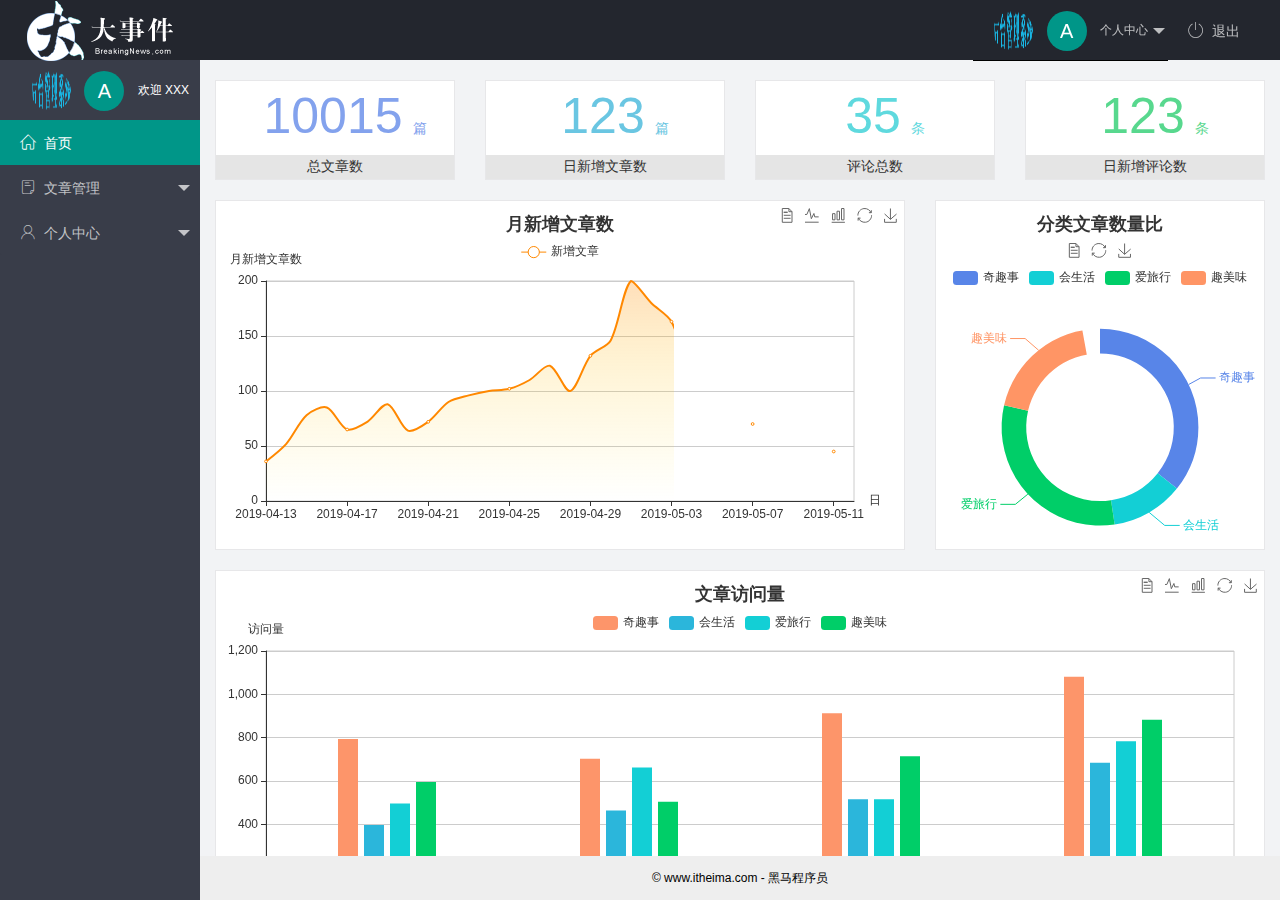
<file: index.html>
<!DOCTYPE html>
<html lang="en">

<head>
    <meta charset="UTF-8">
    <meta name="viewport" content="width=device-width, initial-scale=1.0">
    <title>后台主页</title>

    <link rel="stylesheet" href="/assets/lib/layui/css/layui.css">
    <link rel="stylesheet" href="/assets/fonts/iconfont.css">
    <link rel="stylesheet" href="/assets/css/index.css">
</head>

<body class="layui-layout-body">
    <div class="layui-layout layui-layout-admin">
        <div class="layui-header">
            <div class="layui-logo">
                <img src="/assets/images/logo.png" alt="">
            </div>
            <!-- 头部区域（可配合layui已有的水平导航） -->

            <ul class="layui-nav layui-layout-right">
                <li class="layui-nav-item">
                    <!-- 顶部头像 -->
                    <a href="javascript:;" class="userinfo">
                        <img src="/assets/images/login_title.png" class="layui-nav-img">
                        <span class="text-avatar">A</span>
                        个人中心
                    </a>
                    <dl class="layui-nav-child">
                        <dd><a href="/user/user_info.html" target="fm">基本资料</a></dd>
                        <dd><a href="/user/user_avatar.html" target="fm">更换头像</a></dd>
                        <dd><a href="/user/user_pwd.html" target="fm">重置密码</a></dd>
                    </dl>
                </li>
                <li class="layui-nav-item"><a href="javascript:;" id="btnLogout"><span class="iconfont icon-tuichu"></span>退出</a></li>
            </ul>
        </div>

        <div class="layui-side layui-bg-black">
            <div class="layui-side-scroll">
                <!-- 侧边栏头像 -->
                <div class="userinfo">
                    <img src="/assets/images/login_title.png" class="layui-nav-img">
                    <span class="text-avatar">A</span>
                    <span id="welcome">欢迎 XXX</span>
                </div>
                <!-- 左侧导航区域（可配合layui已有的垂直导航） -->
                <ul class="layui-nav layui-nav-tree" lay-shrink='all'>
                    <li class="layui-nav-item layui-this"><a href="/home/dashboard.html" target="fm"><span
                                class="iconfont icon-home"></span>首页</a></li>
                    <li class="layui-nav-item">
                        <a class="" href="javascript:;"><span class="iconfont icon-16"></span>文章管理</a>
                        <dl class="layui-nav-child">
                            <dd><a href="/article/art_cate.html" target="fm"><i class="layui-icon layui-icon-app"></i> 文章类别</a></dd>
                            <dd><a id="art_list" href="/article/art_list.html" target="fm"><i class="layui-icon layui-icon-app"></i> 文章列表</a></dd>
                            <dd><a href="/article/art_pub.html" target="fm"><i class="layui-icon layui-icon-app"></i> 发表文章</a></dd>
                        </dl>
                    </li>
                    <li class="layui-nav-item">
                        <a href="javascript:;"><span class="iconfont icon-user"></span>个人中心</a>
                        <dl class="layui-nav-child">
                            <dd><a href="/user/user_info.html" target="fm"><i class="layui-icon layui-icon-app"></i> 基本资料</a></dd>
                            <dd><a href="/user/user_avatar.html" target="fm"><i class="layui-icon layui-icon-app"></i> 更换头像</a></dd>
                            <dd><a href="/user/user_pwd.html" target="fm"><i class="layui-icon layui-icon-app"></i> 重置密码</a></dd>
                        </dl>
                    </li>

                </ul>
            </div>
        </div>

        <div class="layui-body">
            <!-- 内容主体区域 -->
            <iframe name="fm" src="/home/dashboard.html" frameborder="0"></iframe>
        </div>

        <div class="layui-footer">
            <!-- 底部固定区域 -->
            © www.itheima.com - 黑马程序员
        </div>
    </div>
    <script src="/assets/lib/layui/layui.all.js"></script>
    <script src="/assets/lib/jquery.js"></script>
    <script src="/assets/js/baseAPI.js"></script>
    <script src="/assets/js/index.js"></script>
</body>

</html>
</file>
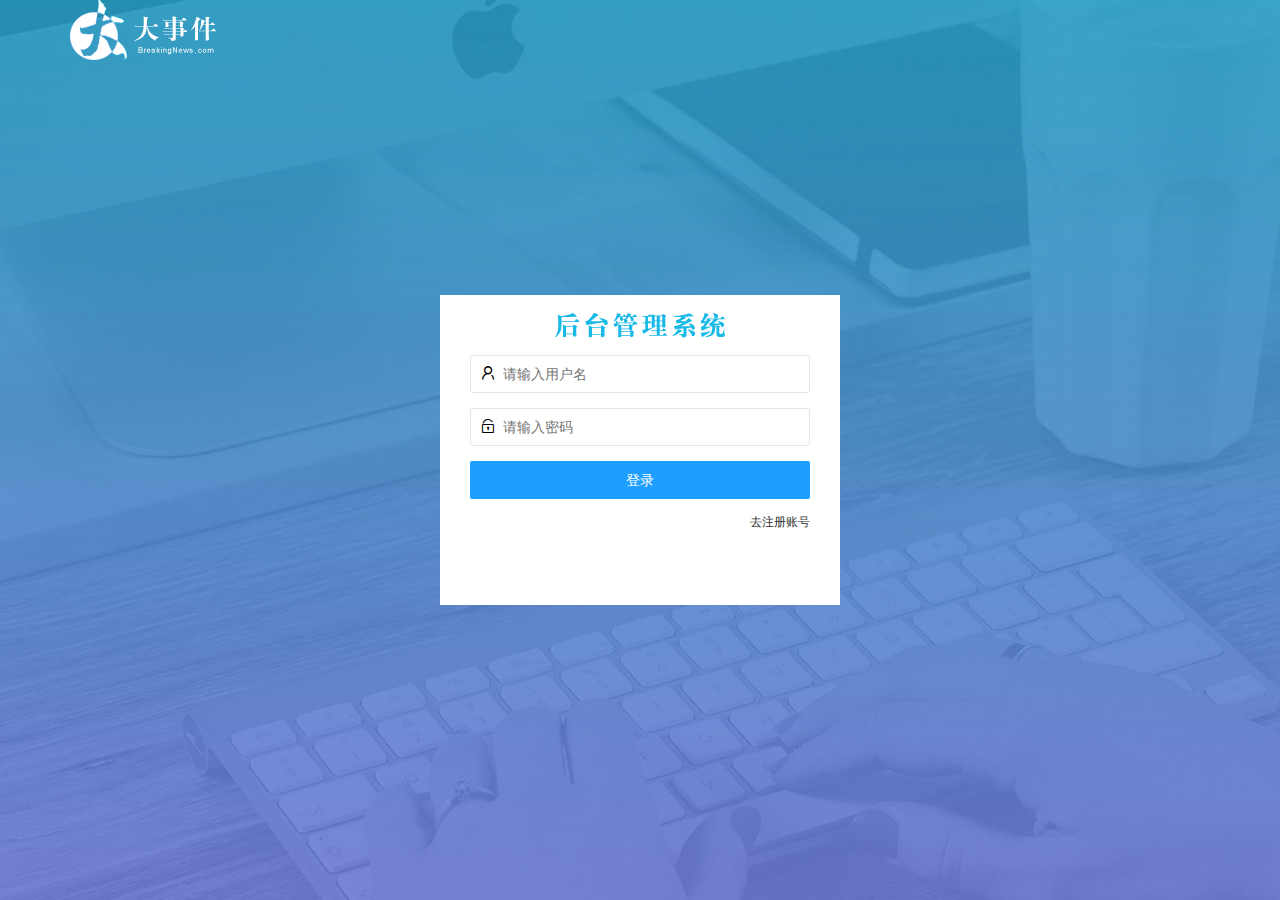
<file: login.html>
<!DOCTYPE html>
<html lang="en">

<head>
    <meta charset="UTF-8">
    <meta name="viewport" content="width=device-width, initial-scale=1.0">
    <title>大事件-登录/注册页面</title>
    <link rel="stylesheet" href="/assets/lib/layui/css/layui.css">
    <link rel="stylesheet" href="/assets/css/login.css">
</head>

<body>
    <!-- logo -->
    <div class="layui-main">
        <img src="/assets/images/logo.png" alt="">
    </div>
    <!-- 登陆注册区域 -->
    <div class="loginAndRegBox">
        <!-- 标题 -->
        <div class="titleBox"></div>
        <!-- 登录区域 -->
        <div class="login-box">
            <!-- 登录表单 -->
            <form class="layui-form" id="form_login">
                <!-- 用户名 -->
                <div class="layui-form-item">
                    <i class="layui-icon layui-icon-username"></i>
                    <input type="text" name="username" required lay-verify="required" placeholder="请输入用户名"
                        autocomplete="off" class="layui-input">
                </div>
                <!-- 密码 -->
                <div class="layui-form-item">
                    <i class="layui-icon layui-icon-password"></i>
                    <input type="password" name="password" required lay-verify="required|pwd" placeholder="请输入密码"
                        autocomplete="off" class="layui-input">
                </div>
                <!-- 按钮 -->
                <div class="layui-form-item">
                    <button class="layui-btn layui-btn-fluid layui-btn-normal" lay-submit>登录</button>
                </div>
                <!-- 链接 -->
                <div class="layui-form-item links">
                    <a href="javascript:;" id="link_reg">去注册账号</a>
                </div>
            </form>

        </div>
        <!-- 注册区域 -->
        <div class="reg-box" style="display: none;">
            <!-- 注册表单 -->
            <form class="layui-form" id="form_reg">
                <!-- 用户名 -->
                <div class="layui-form-item">
                    <i class="layui-icon layui-icon-username"></i>
                    <input type="text" name="username" required lay-verify="required" placeholder="请输入用户名"
                        autocomplete="off" class="layui-input">
                </div>
                <!-- 密码 -->
                <div class="layui-form-item">
                    <i class="layui-icon layui-icon-password"></i>
                    <input type="password" name="password" required lay-verify="required|pwd" placeholder="请输入密码"
                        autocomplete="off" class="layui-input">
                </div>
                <!-- 确认密码 -->
                <div class="layui-form-item">
                    <i class="layui-icon layui-icon-password"></i>
                    <input type="password" name="repassword" required lay-verify="required|pwd|repwd" placeholder="再次确认密码"
                        autocomplete="off" class="layui-input">
                </div>
                <!-- 按钮 -->
                <div class="layui-form-item">
                    <button class="layui-btn layui-btn-fluid layui-btn-normal" lay-submit>注册</button>
                </div>
                <!-- 链接 -->
                <div class="layui-form-item links">
                    <a href="javascript:;" id="link_login">去登录</a>
                </div>
            </form>

        </div>
    </div>

    <script src="/assets/lib/layui/layui.all.js"></script>
    <script src="/assets/lib/jquery.js"></script>
    <script src="/assets/js/baseAPI.js"></script>
    <script src="/assets/js/login.js"></script>
</body>

</html>
</file>
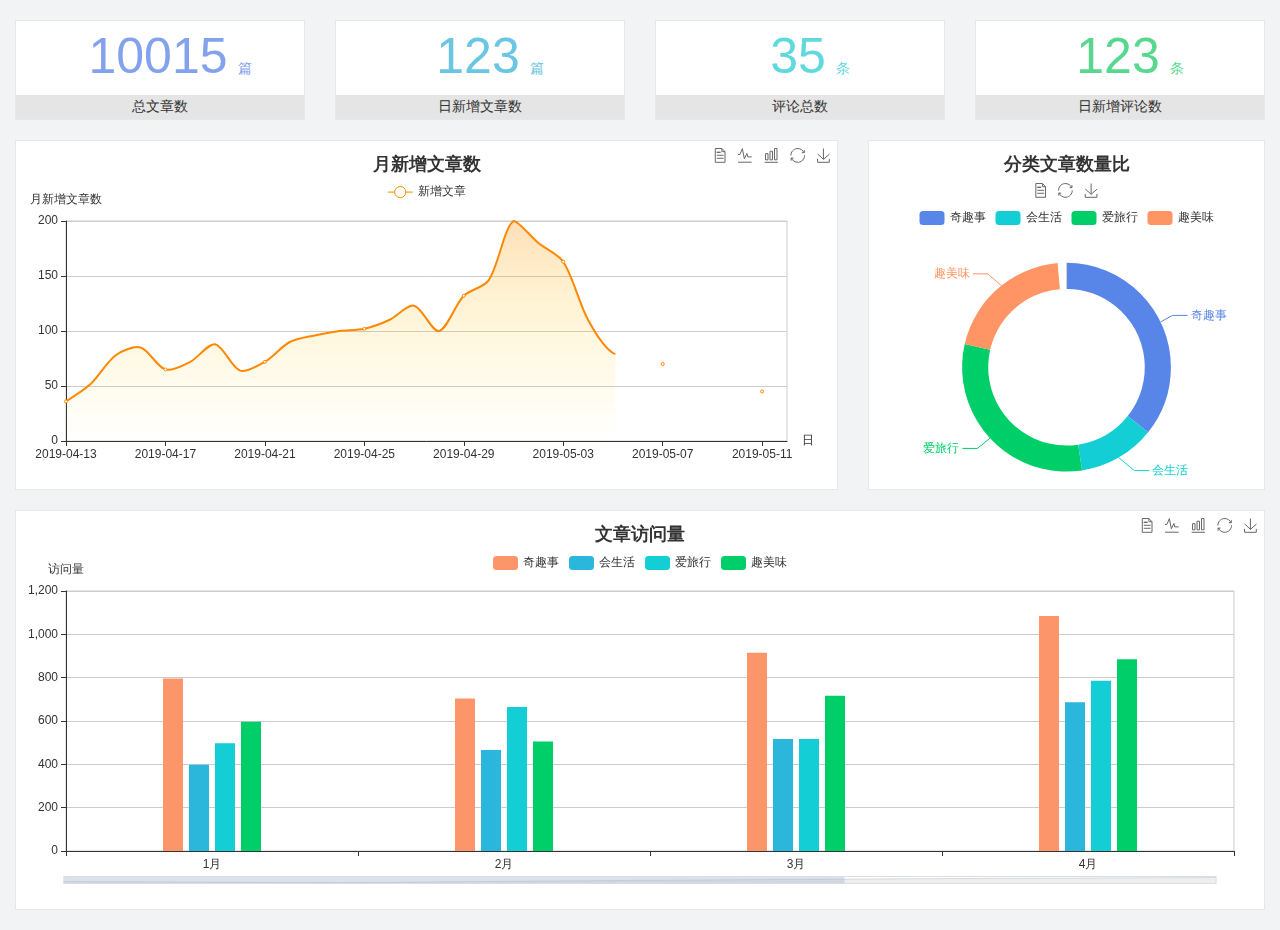
<file: home/dashboard.html>
<!DOCTYPE html>
<html lang="en">

<head>
  <meta charset="UTF-8">
  <meta name="viewport" content="width=device-width, initial-scale=1.0">
  <meta http-equiv="X-UA-Compatible" content="ie=edge">
  <title>图表统计</title>
  <link rel="stylesheet" href="../assets/lib/bootstrap.css" />
  <link rel="stylesheet" href="../assets/lib/main.css" />
  <script src="../assets/lib/jquery.js"></script>
  <script type="text/javascript" src="../assets/lib/echarts.min.js"></script>
</head>

<body>
  <div class="container-fluid">
    <div class="row spannel_list">
      <div class="col-sm-3 col-xs-6">
        <div class="spannel">
          <em>10015</em><span>篇</span>
          <b>总文章数</b>
        </div>
      </div>
      <div class="col-sm-3 col-xs-6">
        <div class="spannel scolor01">
          <em>123</em><span>篇</span>
          <b>日新增文章数</b>
        </div>
      </div>
      <div class="col-sm-3 col-xs-6">
        <div class="spannel scolor02">
          <em>35</em><span>条</span>
          <b>评论总数</b>
        </div>
      </div>
      <div class="col-sm-3 col-xs-6">
        <div class="spannel scolor03">
          <em>123</em><span>条</span>
          <b>日新增评论数</b>
        </div>
      </div>
    </div>
  </div>

  <div class="container-fluid">
    <div class="row curve-pie">
      <div class="col-lg-8 col-md-8">
        <div class="gragh_pannel" id="curve_show"></div>
      </div>
      <div class="col-lg-4 col-md-4">
        <div class="gragh_pannel" id="pie_show"></div>
      </div>
    </div>
  </div>

  <div class="container-fluid">
    <div class="column_pannel" id="column_show"></div>
  </div>

  <script>
    var oChart = echarts.init(document.getElementById('curve_show'));
    var aList_all = [
      { 'count': 36, 'date': '2019-04-13' },
      { 'count': 52, 'date': '2019-04-14' },
      { 'count': 78, 'date': '2019-04-15' },
      { 'count': 85, 'date': '2019-04-16' },
      { 'count': 65, 'date': '2019-04-17' },
      { 'count': 72, 'date': '2019-04-18' },
      { 'count': 88, 'date': '2019-04-19' },
      { 'count': 64, 'date': '2019-04-20' },
      { 'count': 72, 'date': '2019-04-21' },
      { 'count': 90, 'date': '2019-04-22' },
      { 'count': 96, 'date': '2019-04-23' },
      { 'count': 100, 'date': '2019-04-24' },
      { 'count': 102, 'date': '2019-04-25' },
      { 'count': 110, 'date': '2019-04-26' },
      { 'count': 123, 'date': '2019-04-27' },
      { 'count': 100, 'date': '2019-04-28' },
      { 'count': 132, 'date': '2019-04-29' },
      { 'count': 146, 'date': '2019-04-30' },
      { 'count': 200, 'date': '2019-05-01' },
      { 'count': 180, 'date': '2019-05-02' },
      { 'count': 163, 'date': '2019-05-03' },
      { 'count': 110, 'date': '2019-05-04' },
      { 'count': 80, 'date': '2019-05-05' },
      { 'count': 82, 'date': '2019-05-06' },
      { 'count': 70, 'date': '2019-05-07' },
      { 'count': 65, 'date': '2019-05-08' },
      { 'count': 54, 'date': '2019-05-09' },
      { 'count': 40, 'date': '2019-05-10' },
      { 'count': 45, 'date': '2019-05-11' },
      { 'count': 38, 'date': '2019-05-12' },
    ];

    let aCount = [];
    let aDate = [];

    for (var i = 0; i < aList_all.length; i++) {
      aCount.push(aList_all[i].count);
      aDate.push(aList_all[i].date);
    }

    var chartopt = {
      title: {
        text: '月新增文章数',
        left: 'center',
        top: '10'
      },
      tooltip: {
        trigger: 'axis'
      },
      legend: {
        data: ['新增文章'],
        top: '40'
      },
      toolbox: {
        show: true,
        feature: {
          mark: { show: true },
          dataView: { show: true, readOnly: false },
          magicType: { show: true, type: ['line', 'bar'] },
          restore: { show: true },
          saveAsImage: { show: true }
        }
      },
      calculable: true,
      xAxis: [
        {
          name: '日',
          type: 'category',
          boundaryGap: false,
          data: aDate
        }
      ],
      yAxis: [
        {
          name: '月新增文章数',
          type: 'value'
        }
      ],
      series: [
        {
          name: '新增文章',
          type: 'line',
          smooth: true,
          itemStyle: { normal: { areaStyle: { type: 'default' }, color: '#f80' }, lineStyle: { color: '#f80' } },
          data: aCount
        }],
      areaStyle: {
        normal: {
          color: new echarts.graphic.LinearGradient(0, 0, 0, 1, [{
            offset: 0,
            color: 'rgba(255,136,0,0.39)'
          }, {
            offset: .34,
            color: 'rgba(255,180,0,0.25)'
          }, {
            offset: 1,
            color: 'rgba(255,222,0,0.00)'
          }])

        }
      },
      grid: {
        show: true,
        x: 50,
        x2: 50,
        y: 80,
        height: 220
      }
    };

    oChart.setOption(chartopt);


    var oPie = echarts.init(document.getElementById('pie_show'));
    var oPieopt =
    {
      title: {
        top: 10,
        text: '分类文章数量比',
        x: 'center'
      },
      tooltip: {
        trigger: 'item',
        formatter: "{a} <br/>{b} : {c} ({d}%)"
      },
      color: ['#5885e8', '#13cfd5', '#00ce68', '#ff9565'],
      legend: {
        x: 'center',
        top: 65,
        data: ['奇趣事', '会生活', '爱旅行', '趣美味']
      },
      toolbox: {
        show: true,
        x: 'center',
        top: 35,
        feature: {
          mark: { show: true },
          dataView: { show: true, readOnly: false },
          magicType: {
            show: true,
            type: ['pie', 'funnel'],
            option: {
              funnel: {
                x: '25%',
                width: '50%',
                funnelAlign: 'left',
                max: 1548
              }
            }
          },
          restore: { show: true },
          saveAsImage: { show: true }
        }
      },
      calculable: true,
      series: [
        {
          name: '访问来源',
          type: 'pie',
          radius: ['45%', '60%'],
          center: ['50%', '65%'],
          data: [
            { value: 300, name: '奇趣事' },
            { value: 100, name: '会生活' },
            { value: 260, name: '爱旅行' },
            { value: 180, name: '趣美味' }
          ]
        }
      ]
    };
    oPie.setOption(oPieopt);



    var oColumn = this.echarts.init(document.getElementById('column_show'));
    var oColumnopt =
    {
      title: {
        text: '文章访问量',
        left: 'center',
        top: '10'
      },
      tooltip: {
        trigger: 'axis'
      },
      legend: {
        data: ['奇趣事', '会生活', '爱旅行', '趣美味'],
        top: '40'
      },
      toolbox: {
        show: true,
        feature: {
          mark: { show: true },
          dataView: { show: true, readOnly: false },
          magicType: { show: true, type: ['line', 'bar'] },
          restore: { show: true },
          saveAsImage: { show: true }
        }
      },
      calculable: true,
      xAxis: [
        {
          type: 'category',
          data: ['1月', '2月', '3月', '4月', '5月']
        }
      ],
      yAxis: [
        {
          name: '访问量',
          type: 'value'
        }
      ],
      series: [
        {
          name: '奇趣事',
          type: 'bar',
          barWidth: 20,
          itemStyle: {
            normal: { areaStyle: { type: 'default' }, color: '#fd956a' }
          },
          data: [800, 708, 920, 1090, 1200]
        },
        {
          name: '会生活',
          type: 'bar',
          barWidth: 20,
          itemStyle: {
            normal: { areaStyle: { type: 'default' }, color: '#2bb6db' }
          },
          data: [400, 468, 520, 690, 800]
        },
        {
          name: '爱旅行',
          type: 'bar',
          barWidth: 20,
          itemStyle: {
            normal: { areaStyle: { type: 'default' }, color: '#13cfd5' }
          },
          data: [500, 668, 520, 790, 900]
        },
        {
          name: '趣美味',
          type: 'bar',
          barWidth: 20,
          itemStyle: {
            normal: { areaStyle: { type: 'default' }, color: '#00ce68' }
          },
          data: [600, 508, 720, 890, 1000]
        }
      ],
      grid: {
        show: true,
        x: 50,
        x2: 30,
        y: 80,
        height: 260
      },
      dataZoom: [//给x轴设置滚动条
        {
          start: 0,//默认为0
          end: 100 - 1000 / 31,//默认为100
          type: 'slider',
          show: true,
          xAxisIndex: [0],
          handleSize: 0,//滑动条的 左右2个滑动条的大小
          height: 8,//组件高度
          left: 45, //左边的距离
          right: 50,//右边的距离
          bottom: 26,//右边的距离
          handleColor: '#ddd',//h滑动图标的颜色
          handleStyle: {
            borderColor: "#cacaca",
            borderWidth: "1",
            shadowBlur: 2,
            background: "#ddd",
            shadowColor: "#ddd",
          }
        }]
    };
    oColumn.setOption(oColumnopt);
  </script>
</body>

</html>
</file>
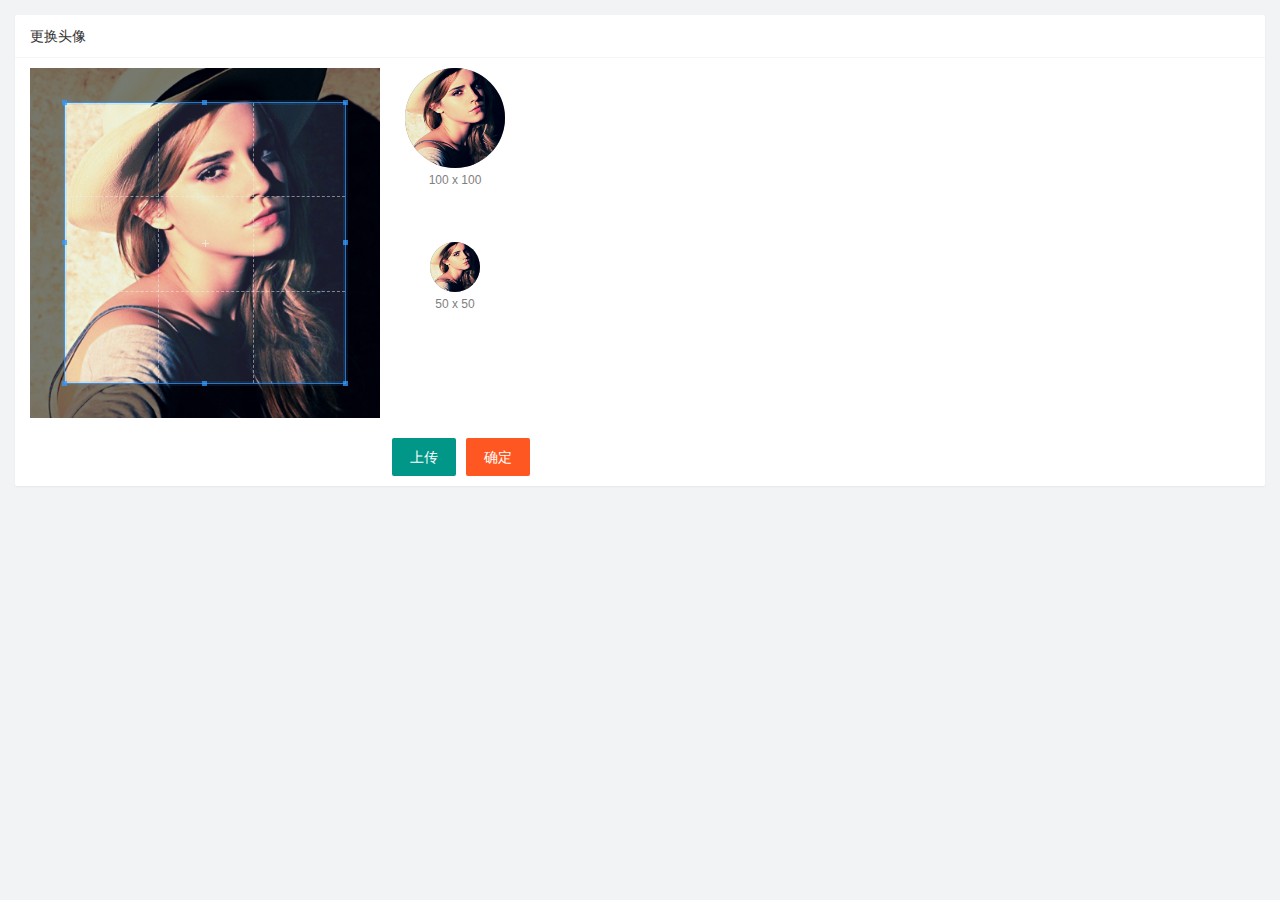
<file: user/user_avatar.html>
<!DOCTYPE html>
<html lang="en">

<head>
    <meta charset="UTF-8">
    <meta name="viewport" content="width=device-width, initial-scale=1.0">
    <title>Document</title>
    <link rel="stylesheet" href="/assets/lib/cropper/cropper.css" />
    <link rel="stylesheet" href="/assets/lib/layui/css/layui.css">
    <link rel="stylesheet" href="/assets/css/user/user_avatar.css">
</head>

<body>
    <div class="layui-card">
        <div class="layui-card-header">更换头像</div>
        <div class="layui-card-body">
            <!-- 第一行的图片裁剪和预览区域 -->
            <div class="row1">
                <!-- 图片裁剪区域 -->
                <div class="cropper-box">
                    <!-- 这个 img 标签很重要，将来会把它初始化为裁剪区域 -->
                    <img id="image" src="/assets/images/sample.jpg" />
                </div>
                <!-- 图片的预览区域 -->
                <div class="preview-box">
                    <div>
                        <!-- 宽高为 100px 的预览区域 -->
                        <div class="img-preview w100"></div>
                        <p class="size">100 x 100</p>
                    </div>
                    <div>
                        <!-- 宽高为 50px 的预览区域 -->
                        <div class="img-preview w50"></div>
                        <p class="size">50 x 50</p>
                    </div>
                </div>
            </div>

            <!-- 第二行的按钮区域 -->
            <div class="row2">
                <input type="file" id="file" accept="image/png,image/jpeg">
                <button id="btnChooseImage" type="button" class="layui-btn">上传</button>
                <button id="btnUpload" type="button" class="layui-btn layui-btn-danger">确定</button>
            </div>
        </div>
    </div>

    <script src="/assets/lib/layui/layui.all.js"></script>
    <script src="/assets/lib/jquery.js"></script>
    <script src="/assets/lib/cropper/Cropper.js"></script>
    <script src="/assets/lib/cropper/jquery-cropper.js"></script>
    <script src="/assets/js/baseAPI.js"></script>
    <script src="/assets/js/user/user_avatar.js"></script>
</body>

</html>
</file>
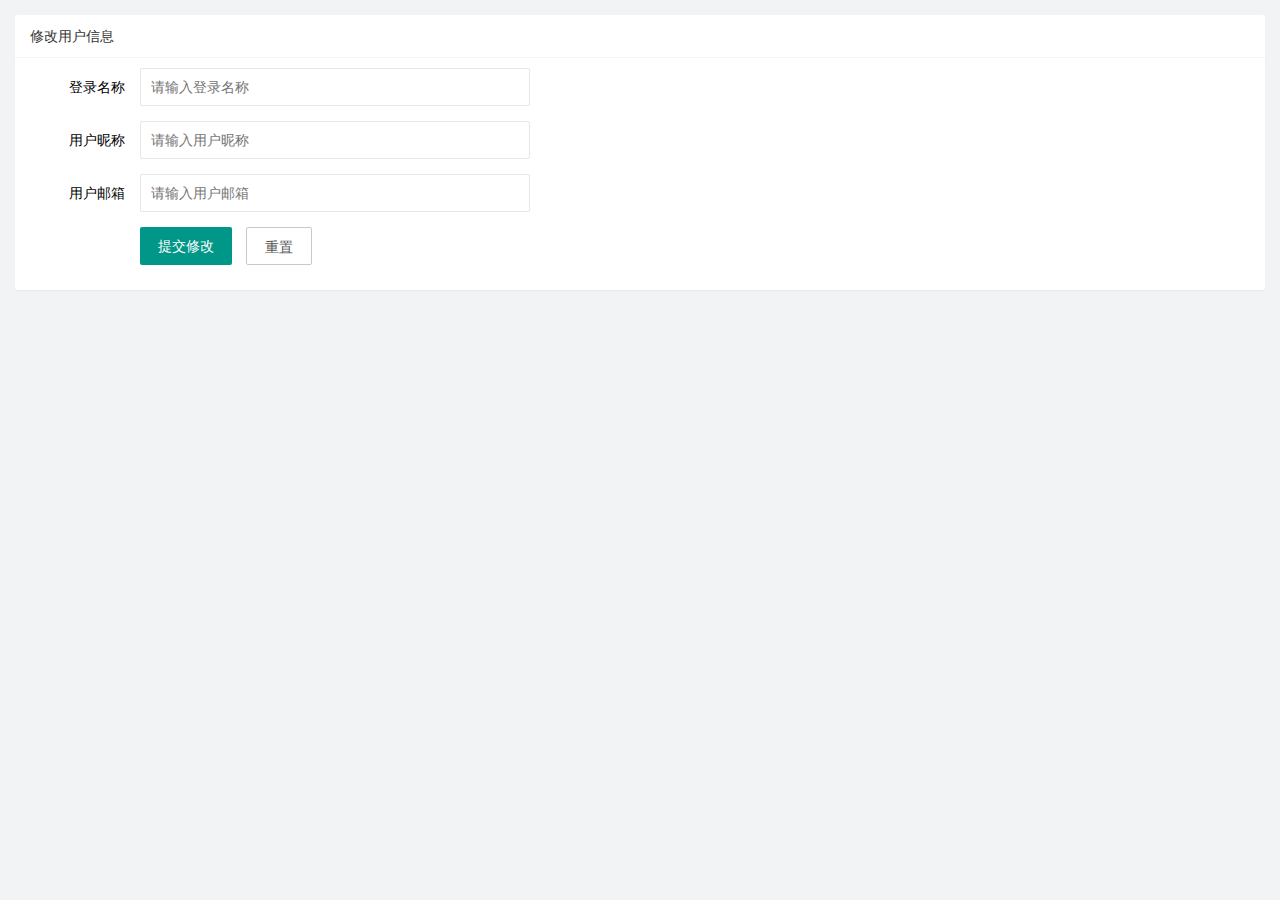
<file: user/user_info.html>
<!DOCTYPE html>
<html lang="en">

<head>
    <meta charset="UTF-8">
    <meta name="viewport" content="width=device-width, initial-scale=1.0">
    <title>Document</title>
    <link rel="stylesheet" href="/assets/lib/layui/css/layui.css">
    <link rel="stylesheet" href="/assets/css/user/user_info.css">
</head>

<body>
    <div class="layui-card">
        <div class="layui-card-header">修改用户信息</div>
        <div class="layui-card-body">
            <form class="layui-form" lay-filter="formUserInfo">
                <!-- 隐藏域 -->
                <input type="hidden" name="id">
                <!-- 登录名称 -->
                <div class="layui-form-item">
                    <label class="layui-form-label">登录名称</label>
                    <div class="layui-input-block">
                        <input type="text" name="username" required lay-verify="required" placeholder="请输入登录名称"
                            autocomplete="off" class="layui-input" readonly>
                    </div>
                </div>
                <!-- 用户昵称 -->
                <div class="layui-form-item">
                    <label class="layui-form-label">用户昵称</label>
                    <div class="layui-input-block">
                        <input type="text" name="nickname" required lay-verify="required|nickname" placeholder="请输入用户昵称"
                            autocomplete="off" class="layui-input">
                    </div>
                </div>
                <!-- 用户邮箱 -->
                <div class="layui-form-item">
                    <label class="layui-form-label">用户邮箱</label>
                    <div class="layui-input-block">
                        <input type="text" name="email" required lay-verify="required|email" placeholder="请输入用户邮箱"
                            autocomplete="off" class="layui-input">
                    </div>
                </div>
                <!-- 按钮 -->
                <div class="layui-form-item">
                    <div class="layui-input-block">
                        <button class="layui-btn" lay-submit lay-filter="formDemo">提交修改</button>
                        <button id="btnReset" type="reset" class="layui-btn layui-btn-primary">重置</button>
                    </div>
                </div>
            </form>
        </div>
    </div>
    <script src="/assets/lib/layui/layui.all.js"></script>
    <script src="/assets/lib/jquery.js"></script>
    <script src="/assets/js/baseAPI.js"></script>
    <script src="/assets/js/user/user_info.js"></script>
</body>

</html>
</file>
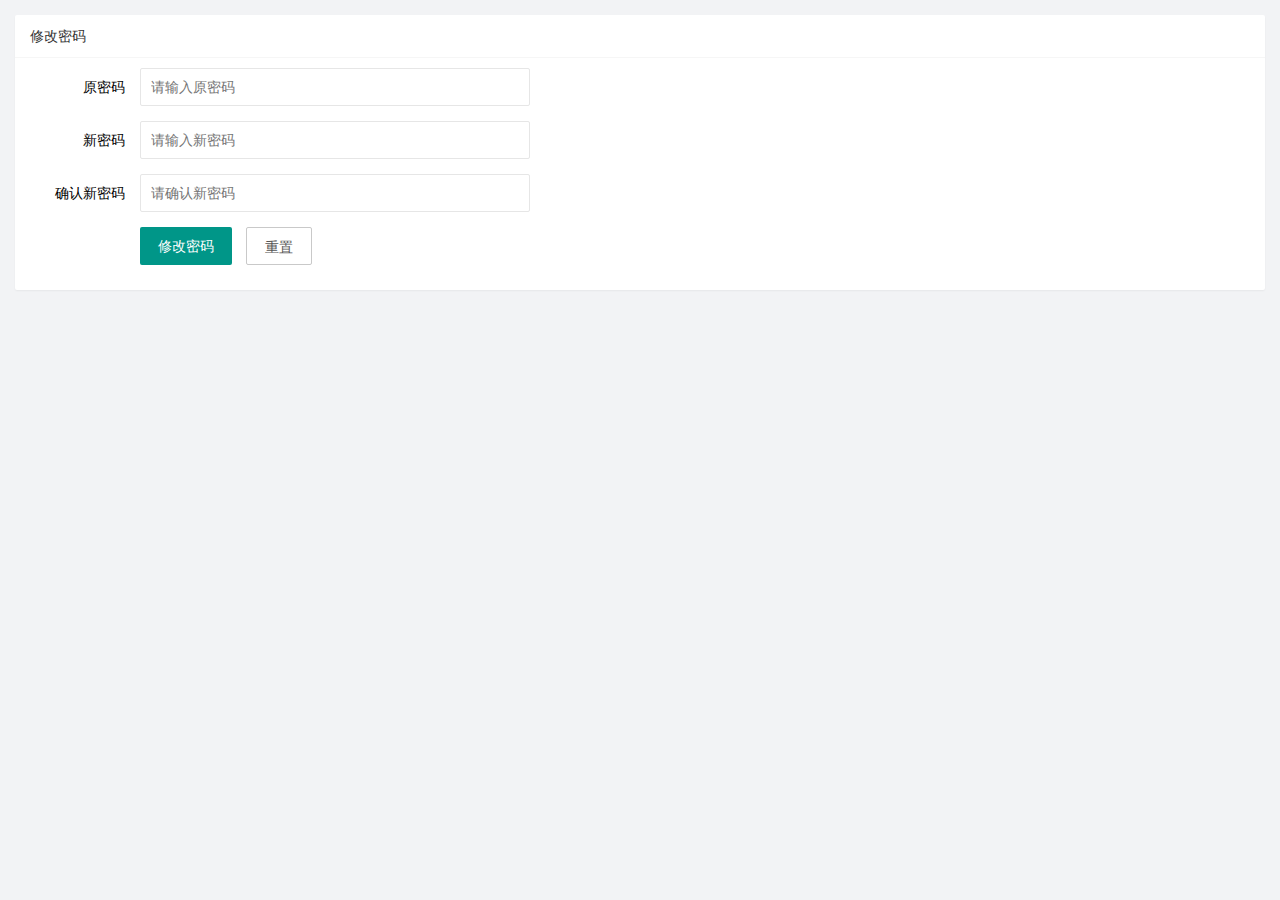
<file: user/user_pwd.html>
<!DOCTYPE html>
<html lang="en">

<head>
    <meta charset="UTF-8">
    <meta name="viewport" content="width=device-width, initial-scale=1.0">
    <title>Document</title>
    <link rel="stylesheet" href="/assets/lib/layui/css/layui.css">
    <link rel="stylesheet" href="/assets/css/user/user_pwd.css">
</head>

<body>
    <div class="layui-card">
        <div class="layui-card-header">修改密码</div>
        <div class="layui-card-body">
            <form class="layui-form" action="">
                <!-- 原密码 -->
                <div class="layui-form-item">
                    <label class="layui-form-label">原密码</label>
                    <div class="layui-input-block">
                        <input type="text" name="oldPwd" required lay-verify="required|pwd" placeholder="请输入原密码"
                            autocomplete="off" class="layui-input">
                    </div>
                </div>
                <!-- 新密码 -->
                <div class="layui-form-item">
                    <label class="layui-form-label">新密码</label>
                    <div class="layui-input-block">
                        <input type="text" name="newPwd" required lay-verify="required|pwd|samePwd" placeholder="请输入新密码"
                            autocomplete="off" class="layui-input">
                    </div>
                </div>
                <!-- 确认新密码 -->
                <div class="layui-form-item">
                    <label class="layui-form-label">确认新密码</label>
                    <div class="layui-input-block">
                        <input type="text" name="rePwd" required lay-verify="required|pwd|rePwd" placeholder="请确认新密码"
                            autocomplete="off" class="layui-input">
                    </div>
                </div>
                <!-- 按钮 -->
                <div class="layui-form-item">
                    <div class="layui-input-block">
                      <button class="layui-btn" lay-submit lay-filter="formDemo">修改密码</button>
                      <button type="reset" class="layui-btn layui-btn-primary">重置</button>
                    </div>
                  </div>
            </form>
        </div>
    </div>





    <script src="/assets/lib/layui/layui.all.js"></script>
    <script src="/assets/lib/jquery.js"></script>
    <script src="/assets/js/baseAPI.js"></script>
    <script src="/assets/js/user/user_pwd.js"></script>
</body>

</html>
</file>
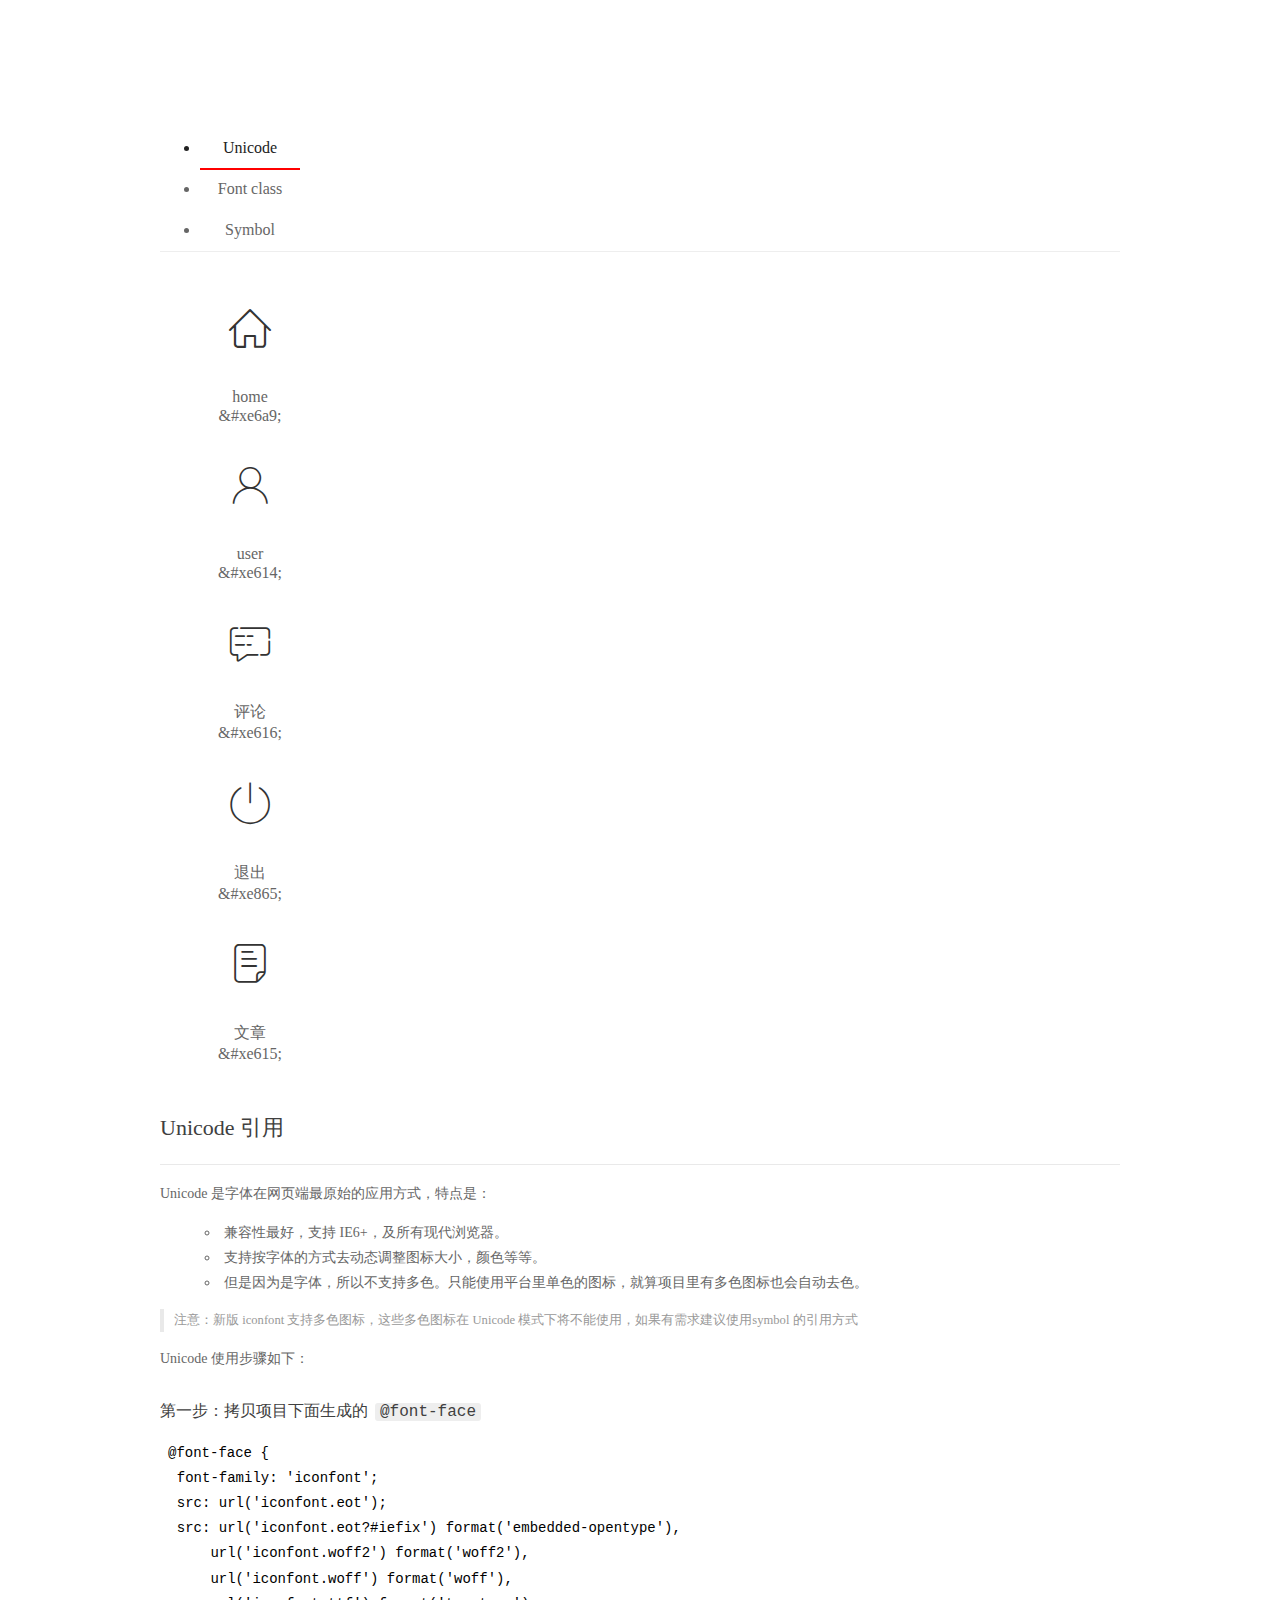
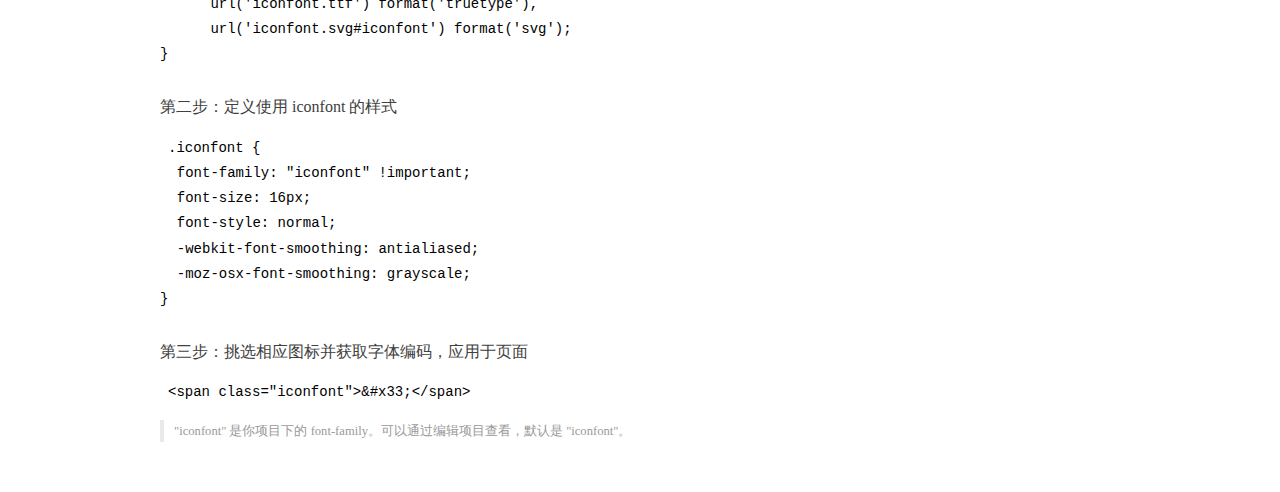
<file: assets/fonts/demo_index.html>
<!DOCTYPE html>
<html>
<head>
  <meta charset="utf-8"/>
  <title>IconFont Demo</title>
  <link rel="shortcut icon" href="https://gtms04.alicdn.com/tps/i4/TB1_oz6GVXXXXaFXpXXJDFnIXXX-64-64.ico" type="image/x-icon"/>
  <link rel="stylesheet" href="https://g.alicdn.com/thx/cube/1.3.2/cube.min.css">
  <link rel="stylesheet" href="demo.css">
  <link rel="stylesheet" href="iconfont.css">
  <script src="iconfont.js"></script>
  <!-- jQuery -->
  <script src="https://a1.alicdn.com/oss/uploads/2018/12/26/7bfddb60-08e8-11e9-9b04-53e73bb6408b.js"></script>
  <!-- 代码高亮 -->
  <script src="https://a1.alicdn.com/oss/uploads/2018/12/26/a3f714d0-08e6-11e9-8a15-ebf944d7534c.js"></script>
</head>
<body>
  <div class="main">
    <h1 class="logo"><a href="https://www.iconfont.cn/" title="iconfont 首页" target="_blank">&#xe86b;</a></h1>
    <div class="nav-tabs">
      <ul id="tabs" class="dib-box">
        <li class="dib active"><span>Unicode</span></li>
        <li class="dib"><span>Font class</span></li>
        <li class="dib"><span>Symbol</span></li>
      </ul>
      
    </div>
    <div class="tab-container">
      <div class="content unicode" style="display: block;">
          <ul class="icon_lists dib-box">
          
            <li class="dib">
              <span class="icon iconfont">&#xe6a9;</span>
                <div class="name">home</div>
                <div class="code-name">&amp;#xe6a9;</div>
              </li>
          
            <li class="dib">
              <span class="icon iconfont">&#xe614;</span>
                <div class="name">user</div>
                <div class="code-name">&amp;#xe614;</div>
              </li>
          
            <li class="dib">
              <span class="icon iconfont">&#xe616;</span>
                <div class="name">评论</div>
                <div class="code-name">&amp;#xe616;</div>
              </li>
          
            <li class="dib">
              <span class="icon iconfont">&#xe865;</span>
                <div class="name">退出</div>
                <div class="code-name">&amp;#xe865;</div>
              </li>
          
            <li class="dib">
              <span class="icon iconfont">&#xe615;</span>
                <div class="name">文章</div>
                <div class="code-name">&amp;#xe615;</div>
              </li>
          
          </ul>
          <div class="article markdown">
          <h2 id="unicode-">Unicode 引用</h2>
          <hr>

          <p>Unicode 是字体在网页端最原始的应用方式，特点是：</p>
          <ul>
            <li>兼容性最好，支持 IE6+，及所有现代浏览器。</li>
            <li>支持按字体的方式去动态调整图标大小，颜色等等。</li>
            <li>但是因为是字体，所以不支持多色。只能使用平台里单色的图标，就算项目里有多色图标也会自动去色。</li>
          </ul>
          <blockquote>
            <p>注意：新版 iconfont 支持多色图标，这些多色图标在 Unicode 模式下将不能使用，如果有需求建议使用symbol 的引用方式</p>
          </blockquote>
          <p>Unicode 使用步骤如下：</p>
          <h3 id="-font-face">第一步：拷贝项目下面生成的 <code>@font-face</code></h3>
<pre><code class="language-css"
>@font-face {
  font-family: 'iconfont';
  src: url('iconfont.eot');
  src: url('iconfont.eot?#iefix') format('embedded-opentype'),
      url('iconfont.woff2') format('woff2'),
      url('iconfont.woff') format('woff'),
      url('iconfont.ttf') format('truetype'),
      url('iconfont.svg#iconfont') format('svg');
}
</code></pre>
          <h3 id="-iconfont-">第二步：定义使用 iconfont 的样式</h3>
<pre><code class="language-css"
>.iconfont {
  font-family: "iconfont" !important;
  font-size: 16px;
  font-style: normal;
  -webkit-font-smoothing: antialiased;
  -moz-osx-font-smoothing: grayscale;
}
</code></pre>
          <h3 id="-">第三步：挑选相应图标并获取字体编码，应用于页面</h3>
<pre>
<code class="language-html"
>&lt;span class="iconfont"&gt;&amp;#x33;&lt;/span&gt;
</code></pre>
          <blockquote>
            <p>"iconfont" 是你项目下的 font-family。可以通过编辑项目查看，默认是 "iconfont"。</p>
          </blockquote>
          </div>
      </div>
      <div class="content font-class">
        <ul class="icon_lists dib-box">
          
          <li class="dib">
            <span class="icon iconfont icon-home"></span>
            <div class="name">
              home
            </div>
            <div class="code-name">.icon-home
            </div>
          </li>
          
          <li class="dib">
            <span class="icon iconfont icon-user"></span>
            <div class="name">
              user
            </div>
            <div class="code-name">.icon-user
            </div>
          </li>
          
          <li class="dib">
            <span class="icon iconfont icon-pinglun"></span>
            <div class="name">
              评论
            </div>
            <div class="code-name">.icon-pinglun
            </div>
          </li>
          
          <li class="dib">
            <span class="icon iconfont icon-tuichu"></span>
            <div class="name">
              退出
            </div>
            <div class="code-name">.icon-tuichu
            </div>
          </li>
          
          <li class="dib">
            <span class="icon iconfont icon-16"></span>
            <div class="name">
              文章
            </div>
            <div class="code-name">.icon-16
            </div>
          </li>
          
        </ul>
        <div class="article markdown">
        <h2 id="font-class-">font-class 引用</h2>
        <hr>

        <p>font-class 是 Unicode 使用方式的一种变种，主要是解决 Unicode 书写不直观，语意不明确的问题。</p>
        <p>与 Unicode 使用方式相比，具有如下特点：</p>
        <ul>
          <li>兼容性良好，支持 IE8+，及所有现代浏览器。</li>
          <li>相比于 Unicode 语意明确，书写更直观。可以很容易分辨这个 icon 是什么。</li>
          <li>因为使用 class 来定义图标，所以当要替换图标时，只需要修改 class 里面的 Unicode 引用。</li>
          <li>不过因为本质上还是使用的字体，所以多色图标还是不支持的。</li>
        </ul>
        <p>使用步骤如下：</p>
        <h3 id="-fontclass-">第一步：引入项目下面生成的 fontclass 代码：</h3>
<pre><code class="language-html">&lt;link rel="stylesheet" href="./iconfont.css"&gt;
</code></pre>
        <h3 id="-">第二步：挑选相应图标并获取类名，应用于页面：</h3>
<pre><code class="language-html">&lt;span class="iconfont icon-xxx"&gt;&lt;/span&gt;
</code></pre>
        <blockquote>
          <p>"
            iconfont" 是你项目下的 font-family。可以通过编辑项目查看，默认是 "iconfont"。</p>
        </blockquote>
      </div>
      </div>
      <div class="content symbol">
          <ul class="icon_lists dib-box">
          
            <li class="dib">
                <svg class="icon svg-icon" aria-hidden="true">
                  <use xlink:href="#icon-home"></use>
                </svg>
                <div class="name">home</div>
                <div class="code-name">#icon-home</div>
            </li>
          
            <li class="dib">
                <svg class="icon svg-icon" aria-hidden="true">
                  <use xlink:href="#icon-user"></use>
                </svg>
                <div class="name">user</div>
                <div class="code-name">#icon-user</div>
            </li>
          
            <li class="dib">
                <svg class="icon svg-icon" aria-hidden="true">
                  <use xlink:href="#icon-pinglun"></use>
                </svg>
                <div class="name">评论</div>
                <div class="code-name">#icon-pinglun</div>
            </li>
          
            <li class="dib">
                <svg class="icon svg-icon" aria-hidden="true">
                  <use xlink:href="#icon-tuichu"></use>
                </svg>
                <div class="name">退出</div>
                <div class="code-name">#icon-tuichu</div>
            </li>
          
            <li class="dib">
                <svg class="icon svg-icon" aria-hidden="true">
                  <use xlink:href="#icon-16"></use>
                </svg>
                <div class="name">文章</div>
                <div class="code-name">#icon-16</div>
            </li>
          
          </ul>
          <div class="article markdown">
          <h2 id="symbol-">Symbol 引用</h2>
          <hr>

          <p>这是一种全新的使用方式，应该说这才是未来的主流，也是平台目前推荐的用法。相关介绍可以参考这篇<a href="">文章</a>
            这种用法其实是做了一个 SVG 的集合，与另外两种相比具有如下特点：</p>
          <ul>
            <li>支持多色图标了，不再受单色限制。</li>
            <li>通过一些技巧，支持像字体那样，通过 <code>font-size</code>, <code>color</code> 来调整样式。</li>
            <li>兼容性较差，支持 IE9+，及现代浏览器。</li>
            <li>浏览器渲染 SVG 的性能一般，还不如 png。</li>
          </ul>
          <p>使用步骤如下：</p>
          <h3 id="-symbol-">第一步：引入项目下面生成的 symbol 代码：</h3>
<pre><code class="language-html">&lt;script src="./iconfont.js"&gt;&lt;/script&gt;
</code></pre>
          <h3 id="-css-">第二步：加入通用 CSS 代码（引入一次就行）：</h3>
<pre><code class="language-html">&lt;style&gt;
.icon {
  width: 1em;
  height: 1em;
  vertical-align: -0.15em;
  fill: currentColor;
  overflow: hidden;
}
&lt;/style&gt;
</code></pre>
          <h3 id="-">第三步：挑选相应图标并获取类名，应用于页面：</h3>
<pre><code class="language-html">&lt;svg class="icon" aria-hidden="true"&gt;
  &lt;use xlink:href="#icon-xxx"&gt;&lt;/use&gt;
&lt;/svg&gt;
</code></pre>
          </div>
      </div>

    </div>
  </div>
  <script>
  $(document).ready(function () {
      $('.tab-container .content:first').show()

      $('#tabs li').click(function (e) {
        var tabContent = $('.tab-container .content')
        var index = $(this).index()

        if ($(this).hasClass('active')) {
          return
        } else {
          $('#tabs li').removeClass('active')
          $(this).addClass('active')

          tabContent.hide().eq(index).fadeIn()
        }
      })
    })
  </script>
</body>
</html>
</file>
<file: assets/lib/layui/css/layui.css>
/** layui-v2.5.5 MIT License By https://www.layui.com */
 .layui-inline,img{display:inline-block;vertical-align:middle}h1,h2,h3,h4,h5,h6{font-weight:400}.layui-edge,.layui-header,.layui-inline,.layui-main{position:relative}.layui-body,.layui-edge,.layui-elip{overflow:hidden}.layui-btn,.layui-edge,.layui-inline,img{vertical-align:middle}.layui-btn,.layui-disabled,.layui-icon,.layui-unselect{-moz-user-select:none;-webkit-user-select:none;-ms-user-select:none}.layui-elip,.layui-form-checkbox span,.layui-form-pane .layui-form-label{text-overflow:ellipsis;white-space:nowrap}.layui-breadcrumb,.layui-tree-btnGroup{visibility:hidden}blockquote,body,button,dd,div,dl,dt,form,h1,h2,h3,h4,h5,h6,input,li,ol,p,pre,td,textarea,th,ul{margin:0;padding:0;-webkit-tap-highlight-color:rgba(0,0,0,0)}a:active,a:hover{outline:0}img{border:none}li{list-style:none}table{border-collapse:collapse;border-spacing:0}h4,h5,h6{font-size:100%}button,input,optgroup,option,select,textarea{font-family:inherit;font-size:inherit;font-style:inherit;font-weight:inherit;outline:0}pre{white-space:pre-wrap;white-space:-moz-pre-wrap;white-space:-pre-wrap;white-space:-o-pre-wrap;word-wrap:break-word}body{line-height:24px;font:14px Helvetica Neue,Helvetica,PingFang SC,Tahoma,Arial,sans-serif}hr{height:1px;margin:10px 0;border:0;clear:both}a{color:#333;text-decoration:none}a:hover{color:#777}a cite{font-style:normal;*cursor:pointer}.layui-border-box,.layui-border-box *{box-sizing:border-box}.layui-box,.layui-box *{box-sizing:content-box}.layui-clear{clear:both;*zoom:1}.layui-clear:after{content:'\20';clear:both;*zoom:1;display:block;height:0}.layui-inline{*display:inline;*zoom:1}.layui-edge{display:inline-block;width:0;height:0;border-width:6px;border-style:dashed;border-color:transparent}.layui-edge-top{top:-4px;border-bottom-color:#999;border-bottom-style:solid}.layui-edge-right{border-left-color:#999;border-left-style:solid}.layui-edge-bottom{top:2px;border-top-color:#999;border-top-style:solid}.layui-edge-left{border-right-color:#999;border-right-style:solid}.layui-disabled,.layui-disabled:hover{color:#d2d2d2!important;cursor:not-allowed!important}.layui-circle{border-radius:100%}.layui-show{display:block!important}.layui-hide{display:none!important}@font-face{font-family:layui-icon;src:url(../font/iconfont.eot?v=250);src:url(../font/iconfont.eot?v=250#iefix) format('embedded-opentype'),url(../font/iconfont.woff2?v=250) format('woff2'),url(../font/iconfont.woff?v=250) format('woff'),url(../font/iconfont.ttf?v=250) format('truetype'),url(../font/iconfont.svg?v=250#layui-icon) format('svg')}.layui-icon{font-family:layui-icon!important;font-size:16px;font-style:normal;-webkit-font-smoothing:antialiased;-moz-osx-font-smoothing:grayscale}.layui-icon-reply-fill:before{content:"\e611"}.layui-icon-set-fill:before{content:"\e614"}.layui-icon-menu-fill:before{content:"\e60f"}.layui-icon-search:before{content:"\e615"}.layui-icon-share:before{content:"\e641"}.layui-icon-set-sm:before{content:"\e620"}.layui-icon-engine:before{content:"\e628"}.layui-icon-close:before{content:"\1006"}.layui-icon-close-fill:before{content:"\1007"}.layui-icon-chart-screen:before{content:"\e629"}.layui-icon-star:before{content:"\e600"}.layui-icon-circle-dot:before{content:"\e617"}.layui-icon-chat:before{content:"\e606"}.layui-icon-release:before{content:"\e609"}.layui-icon-list:before{content:"\e60a"}.layui-icon-chart:before{content:"\e62c"}.layui-icon-ok-circle:before{content:"\1005"}.layui-icon-layim-theme:before{content:"\e61b"}.layui-icon-table:before{content:"\e62d"}.layui-icon-right:before{content:"\e602"}.layui-icon-left:before{content:"\e603"}.layui-icon-cart-simple:before{content:"\e698"}.layui-icon-face-cry:before{content:"\e69c"}.layui-icon-face-smile:before{content:"\e6af"}.layui-icon-survey:before{content:"\e6b2"}.layui-icon-tree:before{content:"\e62e"}.layui-icon-upload-circle:before{content:"\e62f"}.layui-icon-add-circle:before{content:"\e61f"}.layui-icon-download-circle:before{content:"\e601"}.layui-icon-templeate-1:before{content:"\e630"}.layui-icon-util:before{content:"\e631"}.layui-icon-face-surprised:before{content:"\e664"}.layui-icon-edit:before{content:"\e642"}.layui-icon-speaker:before{content:"\e645"}.layui-icon-down:before{content:"\e61a"}.layui-icon-file:before{content:"\e621"}.layui-icon-layouts:before{content:"\e632"}.layui-icon-rate-half:before{content:"\e6c9"}.layui-icon-add-circle-fine:before{content:"\e608"}.layui-icon-prev-circle:before{content:"\e633"}.layui-icon-read:before{content:"\e705"}.layui-icon-404:before{content:"\e61c"}.layui-icon-carousel:before{content:"\e634"}.layui-icon-help:before{content:"\e607"}.layui-icon-code-circle:before{content:"\e635"}.layui-icon-water:before{content:"\e636"}.layui-icon-username:before{content:"\e66f"}.layui-icon-find-fill:before{content:"\e670"}.layui-icon-about:before{content:"\e60b"}.layui-icon-location:before{content:"\e715"}.layui-icon-up:before{content:"\e619"}.layui-icon-pause:before{content:"\e651"}.layui-icon-date:before{content:"\e637"}.layui-icon-layim-uploadfile:before{content:"\e61d"}.layui-icon-delete:before{content:"\e640"}.layui-icon-play:before{content:"\e652"}.layui-icon-top:before{content:"\e604"}.layui-icon-friends:before{content:"\e612"}.layui-icon-refresh-3:before{content:"\e9aa"}.layui-icon-ok:before{content:"\e605"}.layui-icon-layer:before{content:"\e638"}.layui-icon-face-smile-fine:before{content:"\e60c"}.layui-icon-dollar:before{content:"\e659"}.layui-icon-group:before{content:"\e613"}.layui-icon-layim-download:before{content:"\e61e"}.layui-icon-picture-fine:before{content:"\e60d"}.layui-icon-link:before{content:"\e64c"}.layui-icon-diamond:before{content:"\e735"}.layui-icon-log:before{content:"\e60e"}.layui-icon-rate-solid:before{content:"\e67a"}.layui-icon-fonts-del:before{content:"\e64f"}.layui-icon-unlink:before{content:"\e64d"}.layui-icon-fonts-clear:before{content:"\e639"}.layui-icon-triangle-r:before{content:"\e623"}.layui-icon-circle:before{content:"\e63f"}.layui-icon-radio:before{content:"\e643"}.layui-icon-align-center:before{content:"\e647"}.layui-icon-align-right:before{content:"\e648"}.layui-icon-align-left:before{content:"\e649"}.layui-icon-loading-1:before{content:"\e63e"}.layui-icon-return:before{content:"\e65c"}.layui-icon-fonts-strong:before{content:"\e62b"}.layui-icon-upload:before{content:"\e67c"}.layui-icon-dialogue:before{content:"\e63a"}.layui-icon-video:before{content:"\e6ed"}.layui-icon-headset:before{content:"\e6fc"}.layui-icon-cellphone-fine:before{content:"\e63b"}.layui-icon-add-1:before{content:"\e654"}.layui-icon-face-smile-b:before{content:"\e650"}.layui-icon-fonts-html:before{content:"\e64b"}.layui-icon-form:before{content:"\e63c"}.layui-icon-cart:before{content:"\e657"}.layui-icon-camera-fill:before{content:"\e65d"}.layui-icon-tabs:before{content:"\e62a"}.layui-icon-fonts-code:before{content:"\e64e"}.layui-icon-fire:before{content:"\e756"}.layui-icon-set:before{content:"\e716"}.layui-icon-fonts-u:before{content:"\e646"}.layui-icon-triangle-d:before{content:"\e625"}.layui-icon-tips:before{content:"\e702"}.layui-icon-picture:before{content:"\e64a"}.layui-icon-more-vertical:before{content:"\e671"}.layui-icon-flag:before{content:"\e66c"}.layui-icon-loading:before{content:"\e63d"}.layui-icon-fonts-i:before{content:"\e644"}.layui-icon-refresh-1:before{content:"\e666"}.layui-icon-rmb:before{content:"\e65e"}.layui-icon-home:before{content:"\e68e"}.layui-icon-user:before{content:"\e770"}.layui-icon-notice:before{content:"\e667"}.layui-icon-login-weibo:before{content:"\e675"}.layui-icon-voice:before{content:"\e688"}.layui-icon-upload-drag:before{content:"\e681"}.layui-icon-login-qq:before{content:"\e676"}.layui-icon-snowflake:before{content:"\e6b1"}.layui-icon-file-b:before{content:"\e655"}.layui-icon-template:before{content:"\e663"}.layui-icon-auz:before{content:"\e672"}.layui-icon-console:before{content:"\e665"}.layui-icon-app:before{content:"\e653"}.layui-icon-prev:before{content:"\e65a"}.layui-icon-website:before{content:"\e7ae"}.layui-icon-next:before{content:"\e65b"}.layui-icon-component:before{content:"\e857"}.layui-icon-more:before{content:"\e65f"}.layui-icon-login-wechat:before{content:"\e677"}.layui-icon-shrink-right:before{content:"\e668"}.layui-icon-spread-left:before{content:"\e66b"}.layui-icon-camera:before{content:"\e660"}.layui-icon-note:before{content:"\e66e"}.layui-icon-refresh:before{content:"\e669"}.layui-icon-female:before{content:"\e661"}.layui-icon-male:before{content:"\e662"}.layui-icon-password:before{content:"\e673"}.layui-icon-senior:before{content:"\e674"}.layui-icon-theme:before{content:"\e66a"}.layui-icon-tread:before{content:"\e6c5"}.layui-icon-praise:before{content:"\e6c6"}.layui-icon-star-fill:before{content:"\e658"}.layui-icon-rate:before{content:"\e67b"}.layui-icon-template-1:before{content:"\e656"}.layui-icon-vercode:before{content:"\e679"}.layui-icon-cellphone:before{content:"\e678"}.layui-icon-screen-full:before{content:"\e622"}.layui-icon-screen-restore:before{content:"\e758"}.layui-icon-cols:before{content:"\e610"}.layui-icon-export:before{content:"\e67d"}.layui-icon-print:before{content:"\e66d"}.layui-icon-slider:before{content:"\e714"}.layui-icon-addition:before{content:"\e624"}.layui-icon-subtraction:before{content:"\e67e"}.layui-icon-service:before{content:"\e626"}.layui-icon-transfer:before{content:"\e691"}.layui-main{width:1140px;margin:0 auto}.layui-header{z-index:1000;height:60px}.layui-header a:hover{transition:all .5s;-webkit-transition:all .5s}.layui-side{position:fixed;left:0;top:0;bottom:0;z-index:999;width:200px;overflow-x:hidden}.layui-side-scroll{position:relative;width:220px;height:100%;overflow-x:hidden}.layui-body{position:absolute;left:200px;right:0;top:0;bottom:0;z-index:998;width:auto;overflow-y:auto;box-sizing:border-box}.layui-layout-body{overflow:hidden}.layui-layout-admin .layui-header{background-color:#23262E}.layui-layout-admin .layui-side{top:60px;width:200px;overflow-x:hidden}.layui-layout-admin .layui-body{position:fixed;top:60px;bottom:44px}.layui-layout-admin .layui-main{width:auto;margin:0 15px}.layui-layout-admin .layui-footer{position:fixed;left:200px;right:0;bottom:0;height:44px;line-height:44px;padding:0 15px;background-color:#eee}.layui-layout-admin .layui-logo{position:absolute;left:0;top:0;width:200px;height:100%;line-height:60px;text-align:center;color:#009688;font-size:16px}.layui-layout-admin .layui-header .layui-nav{background:0 0}.layui-layout-left{position:absolute!important;left:200px;top:0}.layui-layout-right{position:absolute!important;right:0;top:0}.layui-container{position:relative;margin:0 auto;padding:0 15px;box-sizing:border-box}.layui-fluid{position:relative;margin:0 auto;padding:0 15px}.layui-row:after,.layui-row:before{content:'';display:block;clear:both}.layui-col-lg1,.layui-col-lg10,.layui-col-lg11,.layui-col-lg12,.layui-col-lg2,.layui-col-lg3,.layui-col-lg4,.layui-col-lg5,.layui-col-lg6,.layui-col-lg7,.layui-col-lg8,.layui-col-lg9,.layui-col-md1,.layui-col-md10,.layui-col-md11,.layui-col-md12,.layui-col-md2,.layui-col-md3,.layui-col-md4,.layui-col-md5,.layui-col-md6,.layui-col-md7,.layui-col-md8,.layui-col-md9,.layui-col-sm1,.layui-col-sm10,.layui-col-sm11,.layui-col-sm12,.layui-col-sm2,.layui-col-sm3,.layui-col-sm4,.layui-col-sm5,.layui-col-sm6,.layui-col-sm7,.layui-col-sm8,.layui-col-sm9,.layui-col-xs1,.layui-col-xs10,.layui-col-xs11,.layui-col-xs12,.layui-col-xs2,.layui-col-xs3,.layui-col-xs4,.layui-col-xs5,.layui-col-xs6,.layui-col-xs7,.layui-col-xs8,.layui-col-xs9{position:relative;display:block;box-sizing:border-box}.layui-col-xs1,.layui-col-xs10,.layui-col-xs11,.layui-col-xs12,.layui-col-xs2,.layui-col-xs3,.layui-col-xs4,.layui-col-xs5,.layui-col-xs6,.layui-col-xs7,.layui-col-xs8,.layui-col-xs9{float:left}.layui-col-xs1{width:8.33333333%}.layui-col-xs2{width:16.66666667%}.layui-col-xs3{width:25%}.layui-col-xs4{width:33.33333333%}.layui-col-xs5{width:41.66666667%}.layui-col-xs6{width:50%}.layui-col-xs7{width:58.33333333%}.layui-col-xs8{width:66.66666667%}.layui-col-xs9{width:75%}.layui-col-xs10{width:83.33333333%}.layui-col-xs11{width:91.66666667%}.layui-col-xs12{width:100%}.layui-col-xs-offset1{margin-left:8.33333333%}.layui-col-xs-offset2{margin-left:16.66666667%}.layui-col-xs-offset3{margin-left:25%}.layui-col-xs-offset4{margin-left:33.33333333%}.layui-col-xs-offset5{margin-left:41.66666667%}.layui-col-xs-offset6{margin-left:50%}.layui-col-xs-offset7{margin-left:58.33333333%}.layui-col-xs-offset8{margin-left:66.66666667%}.layui-col-xs-offset9{margin-left:75%}.layui-col-xs-offset10{margin-left:83.33333333%}.layui-col-xs-offset11{margin-left:91.66666667%}.layui-col-xs-offset12{margin-left:100%}@media screen and (max-width:768px){.layui-hide-xs{display:none!important}.layui-show-xs-block{display:block!important}.layui-show-xs-inline{display:inline!important}.layui-show-xs-inline-block{display:inline-block!important}}@media screen and (min-width:768px){.layui-container{width:750px}.layui-hide-sm{display:none!important}.layui-show-sm-block{display:block!important}.layui-show-sm-inline{display:inline!important}.layui-show-sm-inline-block{display:inline-block!important}.layui-col-sm1,.layui-col-sm10,.layui-col-sm11,.layui-col-sm12,.layui-col-sm2,.layui-col-sm3,.layui-col-sm4,.layui-col-sm5,.layui-col-sm6,.layui-col-sm7,.layui-col-sm8,.layui-col-sm9{float:left}.layui-col-sm1{width:8.33333333%}.layui-col-sm2{width:16.66666667%}.layui-col-sm3{width:25%}.layui-col-sm4{width:33.33333333%}.layui-col-sm5{width:41.66666667%}.layui-col-sm6{width:50%}.layui-col-sm7{width:58.33333333%}.layui-col-sm8{width:66.66666667%}.layui-col-sm9{width:75%}.layui-col-sm10{width:83.33333333%}.layui-col-sm11{width:91.66666667%}.layui-col-sm12{width:100%}.layui-col-sm-offset1{margin-left:8.33333333%}.layui-col-sm-offset2{margin-left:16.66666667%}.layui-col-sm-offset3{margin-left:25%}.layui-col-sm-offset4{margin-left:33.33333333%}.layui-col-sm-offset5{margin-left:41.66666667%}.layui-col-sm-offset6{margin-left:50%}.layui-col-sm-offset7{margin-left:58.33333333%}.layui-col-sm-offset8{margin-left:66.66666667%}.layui-col-sm-offset9{margin-left:75%}.layui-col-sm-offset10{margin-left:83.33333333%}.layui-col-sm-offset11{margin-left:91.66666667%}.layui-col-sm-offset12{margin-left:100%}}@media screen and (min-width:992px){.layui-container{width:970px}.layui-hide-md{display:none!important}.layui-show-md-block{display:block!important}.layui-show-md-inline{display:inline!important}.layui-show-md-inline-block{display:inline-block!important}.layui-col-md1,.layui-col-md10,.layui-col-md11,.layui-col-md12,.layui-col-md2,.layui-col-md3,.layui-col-md4,.layui-col-md5,.layui-col-md6,.layui-col-md7,.layui-col-md8,.layui-col-md9{float:left}.layui-col-md1{width:8.33333333%}.layui-col-md2{width:16.66666667%}.layui-col-md3{width:25%}.layui-col-md4{width:33.33333333%}.layui-col-md5{width:41.66666667%}.layui-col-md6{width:50%}.layui-col-md7{width:58.33333333%}.layui-col-md8{width:66.66666667%}.layui-col-md9{width:75%}.layui-col-md10{width:83.33333333%}.layui-col-md11{width:91.66666667%}.layui-col-md12{width:100%}.layui-col-md-offset1{margin-left:8.33333333%}.layui-col-md-offset2{margin-left:16.66666667%}.layui-col-md-offset3{margin-left:25%}.layui-col-md-offset4{margin-left:33.33333333%}.layui-col-md-offset5{margin-left:41.66666667%}.layui-col-md-offset6{margin-left:50%}.layui-col-md-offset7{margin-left:58.33333333%}.layui-col-md-offset8{margin-left:66.66666667%}.layui-col-md-offset9{margin-left:75%}.layui-col-md-offset10{margin-left:83.33333333%}.layui-col-md-offset11{margin-left:91.66666667%}.layui-col-md-offset12{margin-left:100%}}@media screen and (min-width:1200px){.layui-container{width:1170px}.layui-hide-lg{display:none!important}.layui-show-lg-block{display:block!important}.layui-show-lg-inline{display:inline!important}.layui-show-lg-inline-block{display:inline-block!important}.layui-col-lg1,.layui-col-lg10,.layui-col-lg11,.layui-col-lg12,.layui-col-lg2,.layui-col-lg3,.layui-col-lg4,.layui-col-lg5,.layui-col-lg6,.layui-col-lg7,.layui-col-lg8,.layui-col-lg9{float:left}.layui-col-lg1{width:8.33333333%}.layui-col-lg2{width:16.66666667%}.layui-col-lg3{width:25%}.layui-col-lg4{width:33.33333333%}.layui-col-lg5{width:41.66666667%}.layui-col-lg6{width:50%}.layui-col-lg7{width:58.33333333%}.layui-col-lg8{width:66.66666667%}.layui-col-lg9{width:75%}.layui-col-lg10{width:83.33333333%}.layui-col-lg11{width:91.66666667%}.layui-col-lg12{width:100%}.layui-col-lg-offset1{margin-left:8.33333333%}.layui-col-lg-offset2{margin-left:16.66666667%}.layui-col-lg-offset3{margin-left:25%}.layui-col-lg-offset4{margin-left:33.33333333%}.layui-col-lg-offset5{margin-left:41.66666667%}.layui-col-lg-offset6{margin-left:50%}.layui-col-lg-offset7{margin-left:58.33333333%}.layui-col-lg-offset8{margin-left:66.66666667%}.layui-col-lg-offset9{margin-left:75%}.layui-col-lg-offset10{margin-left:83.33333333%}.layui-col-lg-offset11{margin-left:91.66666667%}.layui-col-lg-offset12{margin-left:100%}}.layui-col-space1{margin:-.5px}.layui-col-space1>*{padding:.5px}.layui-col-space3{margin:-1.5px}.layui-col-space3>*{padding:1.5px}.layui-col-space5{margin:-2.5px}.layui-col-space5>*{padding:2.5px}.layui-col-space8{margin:-3.5px}.layui-col-space8>*{padding:3.5px}.layui-col-space10{margin:-5px}.layui-col-space10>*{padding:5px}.layui-col-space12{margin:-6px}.layui-col-space12>*{padding:6px}.layui-col-space15{margin:-7.5px}.layui-col-space15>*{padding:7.5px}.layui-col-space18{margin:-9px}.layui-col-space18>*{padding:9px}.layui-col-space20{margin:-10px}.layui-col-space20>*{padding:10px}.layui-col-space22{margin:-11px}.layui-col-space22>*{padding:11px}.layui-col-space25{margin:-12.5px}.layui-col-space25>*{padding:12.5px}.layui-col-space30{margin:-15px}.layui-col-space30>*{padding:15px}.layui-btn,.layui-input,.layui-select,.layui-textarea,.layui-upload-button{outline:0;-webkit-appearance:none;transition:all .3s;-webkit-transition:all .3s;box-sizing:border-box}.layui-elem-quote{margin-bottom:10px;padding:15px;line-height:22px;border-left:5px solid #009688;border-radius:0 2px 2px 0;background-color:#f2f2f2}.layui-quote-nm{border-style:solid;border-width:1px 1px 1px 5px;background:0 0}.layui-elem-field{margin-bottom:10px;padding:0;border-width:1px;border-style:solid}.layui-elem-field legend{margin-left:20px;padding:0 10px;font-size:20px;font-weight:300}.layui-field-title{margin:10px 0 20px;border-width:1px 0 0}.layui-field-box{padding:10px 15px}.layui-field-title .layui-field-box{padding:10px 0}.layui-progress{position:relative;height:6px;border-radius:20px;background-color:#e2e2e2}.layui-progress-bar{position:absolute;left:0;top:0;width:0;max-width:100%;height:6px;border-radius:20px;text-align:right;background-color:#5FB878;transition:all .3s;-webkit-transition:all .3s}.layui-progress-big,.layui-progress-big .layui-progress-bar{height:18px;line-height:18px}.layui-progress-text{position:relative;top:-20px;line-height:18px;font-size:12px;color:#666}.layui-progress-big .layui-progress-text{position:static;padding:0 10px;color:#fff}.layui-collapse{border-width:1px;border-style:solid;border-radius:2px}.layui-colla-content,.layui-colla-item{border-top-width:1px;border-top-style:solid}.layui-colla-item:first-child{border-top:none}.layui-colla-title{position:relative;height:42px;line-height:42px;padding:0 15px 0 35px;color:#333;background-color:#f2f2f2;cursor:pointer;font-size:14px;overflow:hidden}.layui-colla-content{display:none;padding:10px 15px;line-height:22px;color:#666}.layui-colla-icon{position:absolute;left:15px;top:0;font-size:14px}.layui-card{margin-bottom:15px;border-radius:2px;background-color:#fff;box-shadow:0 1px 2px 0 rgba(0,0,0,.05)}.layui-card:last-child{margin-bottom:0}.layui-card-header{position:relative;height:42px;line-height:42px;padding:0 15px;border-bottom:1px solid #f6f6f6;color:#333;border-radius:2px 2px 0 0;font-size:14px}.layui-bg-black,.layui-bg-blue,.layui-bg-cyan,.layui-bg-green,.layui-bg-orange,.layui-bg-red{color:#fff!important}.layui-card-body{position:relative;padding:10px 15px;line-height:24px}.layui-card-body[pad15]{padding:15px}.layui-card-body[pad20]{padding:20px}.layui-card-body .layui-table{margin:5px 0}.layui-card .layui-tab{margin:0}.layui-panel-window{position:relative;padding:15px;border-radius:0;border-top:5px solid #E6E6E6;background-color:#fff}.layui-auxiliar-moving{position:fixed;left:0;right:0;top:0;bottom:0;width:100%;height:100%;background:0 0;z-index:9999999999}.layui-form-label,.layui-form-mid,.layui-form-select,.layui-input-block,.layui-input-inline,.layui-textarea{position:relative}.layui-bg-red{background-color:#FF5722!important}.layui-bg-orange{background-color:#FFB800!important}.layui-bg-green{background-color:#009688!important}.layui-bg-cyan{background-color:#2F4056!important}.layui-bg-blue{background-color:#1E9FFF!important}.layui-bg-black{background-color:#393D49!important}.layui-bg-gray{background-color:#eee!important;color:#666!important}.layui-badge-rim,.layui-colla-content,.layui-colla-item,.layui-collapse,.layui-elem-field,.layui-form-pane .layui-form-item[pane],.layui-form-pane .layui-form-label,.layui-input,.layui-layedit,.layui-layedit-tool,.layui-quote-nm,.layui-select,.layui-tab-bar,.layui-tab-card,.layui-tab-title,.layui-tab-title .layui-this:after,.layui-textarea{border-color:#e6e6e6}.layui-timeline-item:before,hr{background-color:#e6e6e6}.layui-text{line-height:22px;font-size:14px;color:#666}.layui-text h1,.layui-text h2,.layui-text h3{font-weight:500;color:#333}.layui-text h1{font-size:30px}.layui-text h2{font-size:24px}.layui-text h3{font-size:18px}.layui-text a:not(.layui-btn){color:#01AAED}.layui-text a:not(.layui-btn):hover{text-decoration:underline}.layui-text ul{padding:5px 0 5px 15px}.layui-text ul li{margin-top:5px;list-style-type:disc}.layui-text em,.layui-word-aux{color:#999!important;padding:0 5px!important}.layui-btn{display:inline-block;height:38px;line-height:38px;padding:0 18px;background-color:#009688;color:#fff;white-space:nowrap;text-align:center;font-size:14px;border:none;border-radius:2px;cursor:pointer}.layui-btn:hover{opacity:.8;filter:alpha(opacity=80);color:#fff}.layui-btn:active{opacity:1;filter:alpha(opacity=100)}.layui-btn+.layui-btn{margin-left:10px}.layui-btn-container{font-size:0}.layui-btn-container .layui-btn{margin-right:10px;margin-bottom:10px}.layui-btn-container .layui-btn+.layui-btn{margin-left:0}.layui-table .layui-btn-container .layui-btn{margin-bottom:9px}.layui-btn-radius{border-radius:100px}.layui-btn .layui-icon{margin-right:3px;font-size:18px;vertical-align:bottom;vertical-align:middle\9}.layui-btn-primary{border:1px solid #C9C9C9;background-color:#fff;color:#555}.layui-btn-primary:hover{border-color:#009688;color:#333}.layui-btn-normal{background-color:#1E9FFF}.layui-btn-warm{background-color:#FFB800}.layui-btn-danger{background-color:#FF5722}.layui-btn-checked{background-color:#5FB878}.layui-btn-disabled,.layui-btn-disabled:active,.layui-btn-disabled:hover{border:1px solid #e6e6e6;background-color:#FBFBFB;color:#C9C9C9;cursor:not-allowed;opacity:1}.layui-btn-lg{height:44px;line-height:44px;padding:0 25px;font-size:16px}.layui-btn-sm{height:30px;line-height:30px;padding:0 10px;font-size:12px}.layui-btn-sm i{font-size:16px!important}.layui-btn-xs{height:22px;line-height:22px;padding:0 5px;font-size:12px}.layui-btn-xs i{font-size:14px!important}.layui-btn-group{display:inline-block;vertical-align:middle;font-size:0}.layui-btn-group .layui-btn{margin-left:0!important;margin-right:0!important;border-left:1px solid rgba(255,255,255,.5);border-radius:0}.layui-btn-group .layui-btn-primary{border-left:none}.layui-btn-group .layui-btn-primary:hover{border-color:#C9C9C9;color:#009688}.layui-btn-group .layui-btn:first-child{border-left:none;border-radius:2px 0 0 2px}.layui-btn-group .layui-btn-primary:first-child{border-left:1px solid #c9c9c9}.layui-btn-group .layui-btn:last-child{border-radius:0 2px 2px 0}.layui-btn-group .layui-btn+.layui-btn{margin-left:0}.layui-btn-group+.layui-btn-group{margin-left:10px}.layui-btn-fluid{width:100%}.layui-input,.layui-select,.layui-textarea{height:38px;line-height:1.3;line-height:38px\9;border-width:1px;border-style:solid;background-color:#fff;border-radius:2px}.layui-input::-webkit-input-placeholder,.layui-select::-webkit-input-placeholder,.layui-textarea::-webkit-input-placeholder{line-height:1.3}.layui-input,.layui-textarea{display:block;width:100%;padding-left:10px}.layui-input:hover,.layui-textarea:hover{border-color:#D2D2D2!important}.layui-input:focus,.layui-textarea:focus{border-color:#C9C9C9!important}.layui-textarea{min-height:100px;height:auto;line-height:20px;padding:6px 10px;resize:vertical}.layui-select{padding:0 10px}.layui-form input[type=checkbox],.layui-form input[type=radio],.layui-form select{display:none}.layui-form [lay-ignore]{display:initial}.layui-form-item{margin-bottom:15px;clear:both;*zoom:1}.layui-form-item:after{content:'\20';clear:both;*zoom:1;display:block;height:0}.layui-form-label{float:left;display:block;padding:9px 15px;width:80px;font-weight:400;line-height:20px;text-align:right}.layui-form-label-col{display:block;float:none;padding:9px 0;line-height:20px;text-align:left}.layui-form-item .layui-inline{margin-bottom:5px;margin-right:10px}.layui-input-block{margin-left:110px;min-height:36px}.layui-input-inline{display:inline-block;vertical-align:middle}.layui-form-item .layui-input-inline{float:left;width:190px;margin-right:10px}.layui-form-text .layui-input-inline{width:auto}.layui-form-mid{float:left;display:block;padding:9px 0!important;line-height:20px;margin-right:10px}.layui-form-danger+.layui-form-select .layui-input,.layui-form-danger:focus{border-color:#FF5722!important}.layui-form-select .layui-input{padding-right:30px;cursor:pointer}.layui-form-select .layui-edge{position:absolute;right:10px;top:50%;margin-top:-3px;cursor:pointer;border-width:6px;border-top-color:#c2c2c2;border-top-style:solid;transition:all .3s;-webkit-transition:all .3s}.layui-form-select dl{display:none;position:absolute;left:0;top:42px;padding:5px 0;z-index:899;min-width:100%;border:1px solid #d2d2d2;max-height:300px;overflow-y:auto;background-color:#fff;border-radius:2px;box-shadow:0 2px 4px rgba(0,0,0,.12);box-sizing:border-box}.layui-form-select dl dd,.layui-form-select dl dt{padding:0 10px;line-height:36px;white-space:nowrap;overflow:hidden;text-overflow:ellipsis}.layui-form-select dl dt{font-size:12px;color:#999}.layui-form-select dl dd{cursor:pointer}.layui-form-select dl dd:hover{background-color:#f2f2f2;-webkit-transition:.5s all;transition:.5s all}.layui-form-select .layui-select-group dd{padding-left:20px}.layui-form-select dl dd.layui-select-tips{padding-left:10px!important;color:#999}.layui-form-select dl dd.layui-this{background-color:#5FB878;color:#fff}.layui-form-checkbox,.layui-form-select dl dd.layui-disabled{background-color:#fff}.layui-form-selected dl{display:block}.layui-form-checkbox,.layui-form-checkbox *,.layui-form-switch{display:inline-block;vertical-align:middle}.layui-form-selected .layui-edge{margin-top:-9px;-webkit-transform:rotate(180deg);transform:rotate(180deg);margin-top:-3px\9}:root .layui-form-selected .layui-edge{margin-top:-9px\0/IE9}.layui-form-selectup dl{top:auto;bottom:42px}.layui-select-none{margin:5px 0;text-align:center;color:#999}.layui-select-disabled .layui-disabled{border-color:#eee!important}.layui-select-disabled .layui-edge{border-top-color:#d2d2d2}.layui-form-checkbox{position:relative;height:30px;line-height:30px;margin-right:10px;padding-right:30px;cursor:pointer;font-size:0;-webkit-transition:.1s linear;transition:.1s linear;box-sizing:border-box}.layui-form-checkbox span{padding:0 10px;height:100%;font-size:14px;border-radius:2px 0 0 2px;background-color:#d2d2d2;color:#fff;overflow:hidden}.layui-form-checkbox:hover span{background-color:#c2c2c2}.layui-form-checkbox i{position:absolute;right:0;top:0;width:30px;height:28px;border:1px solid #d2d2d2;border-left:none;border-radius:0 2px 2px 0;color:#fff;font-size:20px;text-align:center}.layui-form-checkbox:hover i{border-color:#c2c2c2;color:#c2c2c2}.layui-form-checked,.layui-form-checked:hover{border-color:#5FB878}.layui-form-checked span,.layui-form-checked:hover span{background-color:#5FB878}.layui-form-checked i,.layui-form-checked:hover i{color:#5FB878}.layui-form-item .layui-form-checkbox{margin-top:4px}.layui-form-checkbox[lay-skin=primary]{height:auto!important;line-height:normal!important;min-width:18px;min-height:18px;border:none!important;margin-right:0;padding-left:28px;padding-right:0;background:0 0}.layui-form-checkbox[lay-skin=primary] span{padding-left:0;padding-right:15px;line-height:18px;background:0 0;color:#666}.layui-form-checkbox[lay-skin=primary] i{right:auto;left:0;width:16px;height:16px;line-height:16px;border:1px solid #d2d2d2;font-size:12px;border-radius:2px;background-color:#fff;-webkit-transition:.1s linear;transition:.1s linear}.layui-form-checkbox[lay-skin=primary]:hover i{border-color:#5FB878;color:#fff}.layui-form-checked[lay-skin=primary] i{border-color:#5FB878!important;background-color:#5FB878;color:#fff}.layui-checkbox-disbaled[lay-skin=primary] span{background:0 0!important;color:#c2c2c2}.layui-checkbox-disbaled[lay-skin=primary]:hover i{border-color:#d2d2d2}.layui-form-item .layui-form-checkbox[lay-skin=primary]{margin-top:10px}.layui-form-switch{position:relative;height:22px;line-height:22px;min-width:35px;padding:0 5px;margin-top:8px;border:1px solid #d2d2d2;border-radius:20px;cursor:pointer;background-color:#fff;-webkit-transition:.1s linear;transition:.1s linear}.layui-form-switch i{position:absolute;left:5px;top:3px;width:16px;height:16px;border-radius:20px;background-color:#d2d2d2;-webkit-transition:.1s linear;transition:.1s linear}.layui-form-switch em{position:relative;top:0;width:25px;margin-left:21px;padding:0!important;text-align:center!important;color:#999!important;font-style:normal!important;font-size:12px}.layui-form-onswitch{border-color:#5FB878;background-color:#5FB878}.layui-checkbox-disbaled,.layui-checkbox-disbaled i{border-color:#e2e2e2!important}.layui-form-onswitch i{left:100%;margin-left:-21px;background-color:#fff}.layui-form-onswitch em{margin-left:5px;margin-right:21px;color:#fff!important}.layui-checkbox-disbaled span{background-color:#e2e2e2!important}.layui-checkbox-disbaled:hover i{color:#fff!important}[lay-radio]{display:none}.layui-form-radio,.layui-form-radio *{display:inline-block;vertical-align:middle}.layui-form-radio{line-height:28px;margin:6px 10px 0 0;padding-right:10px;cursor:pointer;font-size:0}.layui-form-radio *{font-size:14px}.layui-form-radio>i{margin-right:8px;font-size:22px;color:#c2c2c2}.layui-form-radio>i:hover,.layui-form-radioed>i{color:#5FB878}.layui-radio-disbaled>i{color:#e2e2e2!important}.layui-form-pane .layui-form-label{width:110px;padding:8px 15px;height:38px;line-height:20px;border-width:1px;border-style:solid;border-radius:2px 0 0 2px;text-align:center;background-color:#FBFBFB;overflow:hidden;box-sizing:border-box}.layui-form-pane .layui-input-inline{margin-left:-1px}.layui-form-pane .layui-input-block{margin-left:110px;left:-1px}.layui-form-pane .layui-input{border-radius:0 2px 2px 0}.layui-form-pane .layui-form-text .layui-form-label{float:none;width:100%;border-radius:2px;box-sizing:border-box;text-align:left}.layui-form-pane .layui-form-text .layui-input-inline{display:block;margin:0;top:-1px;clear:both}.layui-form-pane .layui-form-text .layui-input-block{margin:0;left:0;top:-1px}.layui-form-pane .layui-form-text .layui-textarea{min-height:100px;border-radius:0 0 2px 2px}.layui-form-pane .layui-form-checkbox{margin:4px 0 4px 10px}.layui-form-pane .layui-form-radio,.layui-form-pane .layui-form-switch{margin-top:6px;margin-left:10px}.layui-form-pane .layui-form-item[pane]{position:relative;border-width:1px;border-style:solid}.layui-form-pane .layui-form-item[pane] .layui-form-label{position:absolute;left:0;top:0;height:100%;border-width:0 1px 0 0}.layui-form-pane .layui-form-item[pane] .layui-input-inline{margin-left:110px}@media screen and (max-width:450px){.layui-form-item .layui-form-label{text-overflow:ellipsis;overflow:hidden;white-space:nowrap}.layui-form-item .layui-inline{display:block;margin-right:0;margin-bottom:20px;clear:both}.layui-form-item .layui-inline:after{content:'\20';clear:both;display:block;height:0}.layui-form-item .layui-input-inline{display:block;float:none;left:-3px;width:auto;margin:0 0 10px 112px}.layui-form-item .layui-input-inline+.layui-form-mid{margin-left:110px;top:-5px;padding:0}.layui-form-item .layui-form-checkbox{margin-right:5px;margin-bottom:5px}}.layui-layedit{border-width:1px;border-style:solid;border-radius:2px}.layui-layedit-tool{padding:3px 5px;border-bottom-width:1px;border-bottom-style:solid;font-size:0}.layedit-tool-fixed{position:fixed;top:0;border-top:1px solid #e2e2e2}.layui-layedit-tool .layedit-tool-mid,.layui-layedit-tool .layui-icon{display:inline-block;vertical-align:middle;text-align:center;font-size:14px}.layui-layedit-tool .layui-icon{position:relative;width:32px;height:30px;line-height:30px;margin:3px 5px;color:#777;cursor:pointer;border-radius:2px}.layui-layedit-tool .layui-icon:hover{color:#393D49}.layui-layedit-tool .layui-icon:active{color:#000}.layui-layedit-tool .layedit-tool-active{background-color:#e2e2e2;color:#000}.layui-layedit-tool .layui-disabled,.layui-layedit-tool .layui-disabled:hover{color:#d2d2d2;cursor:not-allowed}.layui-layedit-tool .layedit-tool-mid{width:1px;height:18px;margin:0 10px;background-color:#d2d2d2}.layedit-tool-html{width:50px!important;font-size:30px!important}.layedit-tool-b,.layedit-tool-code,.layedit-tool-help{font-size:16px!important}.layedit-tool-d,.layedit-tool-face,.layedit-tool-image,.layedit-tool-unlink{font-size:18px!important}.layedit-tool-image input{position:absolute;font-size:0;left:0;top:0;width:100%;height:100%;opacity:.01;filter:Alpha(opacity=1);cursor:pointer}.layui-layedit-iframe iframe{display:block;width:100%}#LAY_layedit_code{overflow:hidden}.layui-laypage{display:inline-block;*display:inline;*zoom:1;vertical-align:middle;margin:10px 0;font-size:0}.layui-laypage>a:first-child,.layui-laypage>a:first-child em{border-radius:2px 0 0 2px}.layui-laypage>a:last-child,.layui-laypage>a:last-child em{border-radius:0 2px 2px 0}.layui-laypage>:first-child{margin-left:0!important}.layui-laypage>:last-child{margin-right:0!important}.layui-laypage a,.layui-laypage button,.layui-laypage input,.layui-laypage select,.layui-laypage span{border:1px solid #e2e2e2}.layui-laypage a,.layui-laypage span{display:inline-block;*display:inline;*zoom:1;vertical-align:middle;padding:0 15px;height:28px;line-height:28px;margin:0 -1px 5px 0;background-color:#fff;color:#333;font-size:12px}.layui-flow-more a *,.layui-laypage input,.layui-table-view select[lay-ignore]{display:inline-block}.layui-laypage a:hover{color:#009688}.layui-laypage em{font-style:normal}.layui-laypage .layui-laypage-spr{color:#999;font-weight:700}.layui-laypage a{text-decoration:none}.layui-laypage .layui-laypage-curr{position:relative}.layui-laypage .layui-laypage-curr em{position:relative;color:#fff}.layui-laypage .layui-laypage-curr .layui-laypage-em{position:absolute;left:-1px;top:-1px;padding:1px;width:100%;height:100%;background-color:#009688}.layui-laypage-em{border-radius:2px}.layui-laypage-next em,.layui-laypage-prev em{font-family:Sim sun;font-size:16px}.layui-laypage .layui-laypage-count,.layui-laypage .layui-laypage-limits,.layui-laypage .layui-laypage-refresh,.layui-laypage .layui-laypage-skip{margin-left:10px;margin-right:10px;padding:0;border:none}.layui-laypage .layui-laypage-limits,.layui-laypage .layui-laypage-refresh{vertical-align:top}.layui-laypage .layui-laypage-refresh i{font-size:18px;cursor:pointer}.layui-laypage select{height:22px;padding:3px;border-radius:2px;cursor:pointer}.layui-laypage .layui-laypage-skip{height:30px;line-height:30px;color:#999}.layui-laypage button,.layui-laypage input{height:30px;line-height:30px;border-radius:2px;vertical-align:top;background-color:#fff;box-sizing:border-box}.layui-laypage input{width:40px;margin:0 10px;padding:0 3px;text-align:center}.layui-laypage input:focus,.layui-laypage select:focus{border-color:#009688!important}.layui-laypage button{margin-left:10px;padding:0 10px;cursor:pointer}.layui-table,.layui-table-view{margin:10px 0}.layui-flow-more{margin:10px 0;text-align:center;color:#999;font-size:14px}.layui-flow-more a{height:32px;line-height:32px}.layui-flow-more a *{vertical-align:top}.layui-flow-more a cite{padding:0 20px;border-radius:3px;background-color:#eee;color:#333;font-style:normal}.layui-flow-more a cite:hover{opacity:.8}.layui-flow-more a i{font-size:30px;color:#737383}.layui-table{width:100%;background-color:#fff;color:#666}.layui-table tr{transition:all .3s;-webkit-transition:all .3s}.layui-table th{text-align:left;font-weight:400}.layui-table tbody tr:hover,.layui-table thead tr,.layui-table-click,.layui-table-header,.layui-table-hover,.layui-table-mend,.layui-table-patch,.layui-table-tool,.layui-table-total,.layui-table-total tr,.layui-table[lay-even] tr:nth-child(even){background-color:#f2f2f2}.layui-table td,.layui-table th,.layui-table-col-set,.layui-table-fixed-r,.layui-table-grid-down,.layui-table-header,.layui-table-page,.layui-table-tips-main,.layui-table-tool,.layui-table-total,.layui-table-view,.layui-table[lay-skin=line],.layui-table[lay-skin=row]{border-width:1px;border-style:solid;border-color:#e6e6e6}.layui-table td,.layui-table th{position:relative;padding:9px 15px;min-height:20px;line-height:20px;font-size:14px}.layui-table[lay-skin=line] td,.layui-table[lay-skin=line] th{border-width:0 0 1px}.layui-table[lay-skin=row] td,.layui-table[lay-skin=row] th{border-width:0 1px 0 0}.layui-table[lay-skin=nob] td,.layui-table[lay-skin=nob] th{border:none}.layui-table img{max-width:100px}.layui-table[lay-size=lg] td,.layui-table[lay-size=lg] th{padding:15px 30px}.layui-table-view .layui-table[lay-size=lg] .layui-table-cell{height:40px;line-height:40px}.layui-table[lay-size=sm] td,.layui-table[lay-size=sm] th{font-size:12px;padding:5px 10px}.layui-table-view .layui-table[lay-size=sm] .layui-table-cell{height:20px;line-height:20px}.layui-table[lay-data]{display:none}.layui-table-box{position:relative;overflow:hidden}.layui-table-view .layui-table{position:relative;width:auto;margin:0}.layui-table-view .layui-table[lay-skin=line]{border-width:0 1px 0 0}.layui-table-view .layui-table[lay-skin=row]{border-width:0 0 1px}.layui-table-view .layui-table td,.layui-table-view .layui-table th{padding:5px 0;border-top:none;border-left:none}.layui-table-view .layui-table th.layui-unselect .layui-table-cell span{cursor:pointer}.layui-table-view .layui-table td{cursor:default}.layui-table-view .layui-table td[data-edit=text]{cursor:text}.layui-table-view .layui-form-checkbox[lay-skin=primary] i{width:18px;height:18px}.layui-table-view .layui-form-radio{line-height:0;padding:0}.layui-table-view .layui-form-radio>i{margin:0;font-size:20px}.layui-table-init{position:absolute;left:0;top:0;width:100%;height:100%;text-align:center;z-index:110}.layui-table-init .layui-icon{position:absolute;left:50%;top:50%;margin:-15px 0 0 -15px;font-size:30px;color:#c2c2c2}.layui-table-header{border-width:0 0 1px;overflow:hidden}.layui-table-header .layui-table{margin-bottom:-1px}.layui-table-tool .layui-inline[lay-event]{position:relative;width:26px;height:26px;padding:5px;line-height:16px;margin-right:10px;text-align:center;color:#333;border:1px solid #ccc;cursor:pointer;-webkit-transition:.5s all;transition:.5s all}.layui-table-tool .layui-inline[lay-event]:hover{border:1px solid #999}.layui-table-tool-temp{padding-right:120px}.layui-table-tool-self{position:absolute;right:17px;top:10px}.layui-table-tool .layui-table-tool-self .layui-inline[lay-event]{margin:0 0 0 10px}.layui-table-tool-panel{position:absolute;top:29px;left:-1px;padding:5px 0;min-width:150px;min-height:40px;border:1px solid #d2d2d2;text-align:left;overflow-y:auto;background-color:#fff;box-shadow:0 2px 4px rgba(0,0,0,.12)}.layui-table-cell,.layui-table-tool-panel li{overflow:hidden;text-overflow:ellipsis;white-space:nowrap}.layui-table-tool-panel li{padding:0 10px;line-height:30px;-webkit-transition:.5s all;transition:.5s all}.layui-table-tool-panel li .layui-form-checkbox[lay-skin=primary]{width:100%;padding-left:28px}.layui-table-tool-panel li:hover{background-color:#f2f2f2}.layui-table-tool-panel li .layui-form-checkbox[lay-skin=primary] i{position:absolute;left:0;top:0}.layui-table-tool-panel li .layui-form-checkbox[lay-skin=primary] span{padding:0}.layui-table-tool .layui-table-tool-self .layui-table-tool-panel{left:auto;right:-1px}.layui-table-col-set{position:absolute;right:0;top:0;width:20px;height:100%;border-width:0 0 0 1px;background-color:#fff}.layui-table-sort{width:10px;height:20px;margin-left:5px;cursor:pointer!important}.layui-table-sort .layui-edge{position:absolute;left:5px;border-width:5px}.layui-table-sort .layui-table-sort-asc{top:3px;border-top:none;border-bottom-style:solid;border-bottom-color:#b2b2b2}.layui-table-sort .layui-table-sort-asc:hover{border-bottom-color:#666}.layui-table-sort .layui-table-sort-desc{bottom:5px;border-bottom:none;border-top-style:solid;border-top-color:#b2b2b2}.layui-table-sort .layui-table-sort-desc:hover{border-top-color:#666}.layui-table-sort[lay-sort=asc] .layui-table-sort-asc{border-bottom-color:#000}.layui-table-sort[lay-sort=desc] .layui-table-sort-desc{border-top-color:#000}.layui-table-cell{height:28px;line-height:28px;padding:0 15px;position:relative;box-sizing:border-box}.layui-table-cell .layui-form-checkbox[lay-skin=primary]{top:-1px;padding:0}.layui-table-cell .layui-table-link{color:#01AAED}.laytable-cell-checkbox,.laytable-cell-numbers,.laytable-cell-radio,.laytable-cell-space{padding:0;text-align:center}.layui-table-body{position:relative;overflow:auto;margin-right:-1px;margin-bottom:-1px}.layui-table-body .layui-none{line-height:26px;padding:15px;text-align:center;color:#999}.layui-table-fixed{position:absolute;left:0;top:0;z-index:101}.layui-table-fixed .layui-table-body{overflow:hidden}.layui-table-fixed-l{box-shadow:0 -1px 8px rgba(0,0,0,.08)}.layui-table-fixed-r{left:auto;right:-1px;border-width:0 0 0 1px;box-shadow:-1px 0 8px rgba(0,0,0,.08)}.layui-table-fixed-r .layui-table-header{position:relative;overflow:visible}.layui-table-mend{position:absolute;right:-49px;top:0;height:100%;width:50px}.layui-table-tool{position:relative;z-index:890;width:100%;min-height:50px;line-height:30px;padding:10px 15px;border-width:0 0 1px}.layui-table-tool .layui-btn-container{margin-bottom:-10px}.layui-table-page,.layui-table-total{border-width:1px 0 0;margin-bottom:-1px;overflow:hidden}.layui-table-page{position:relative;width:100%;padding:7px 7px 0;height:41px;font-size:12px;white-space:nowrap}.layui-table-page>div{height:26px}.layui-table-page .layui-laypage{margin:0}.layui-table-page .layui-laypage a,.layui-table-page .layui-laypage span{height:26px;line-height:26px;margin-bottom:10px;border:none;background:0 0}.layui-table-page .layui-laypage a,.layui-table-page .layui-laypage span.layui-laypage-curr{padding:0 12px}.layui-table-page .layui-laypage span{margin-left:0;padding:0}.layui-table-page .layui-laypage .layui-laypage-prev{margin-left:-7px!important}.layui-table-page .layui-laypage .layui-laypage-curr .layui-laypage-em{left:0;top:0;padding:0}.layui-table-page .layui-laypage button,.layui-table-page .layui-laypage input{height:26px;line-height:26px}.layui-table-page .layui-laypage input{width:40px}.layui-table-page .layui-laypage button{padding:0 10px}.layui-table-page select{height:18px}.layui-table-patch .layui-table-cell{padding:0;width:30px}.layui-table-edit{position:absolute;left:0;top:0;width:100%;height:100%;padding:0 14px 1px;border-radius:0;box-shadow:1px 1px 20px rgba(0,0,0,.15)}.layui-table-edit:focus{border-color:#5FB878!important}select.layui-table-edit{padding:0 0 0 10px;border-color:#C9C9C9}.layui-table-view .layui-form-checkbox,.layui-table-view .layui-form-radio,.layui-table-view .layui-form-switch{top:0;margin:0;box-sizing:content-box}.layui-table-view .layui-form-checkbox{top:-1px;height:26px;line-height:26px}.layui-table-view .layui-form-checkbox i{height:26px}.layui-table-grid .layui-table-cell{overflow:visible}.layui-table-grid-down{position:absolute;top:0;right:0;width:26px;height:100%;padding:5px 0;border-width:0 0 0 1px;text-align:center;background-color:#fff;color:#999;cursor:pointer}.layui-table-grid-down .layui-icon{position:absolute;top:50%;left:50%;margin:-8px 0 0 -8px}.layui-table-grid-down:hover{background-color:#fbfbfb}body .layui-table-tips .layui-layer-content{background:0 0;padding:0;box-shadow:0 1px 6px rgba(0,0,0,.12)}.layui-table-tips-main{margin:-44px 0 0 -1px;max-height:150px;padding:8px 15px;font-size:14px;overflow-y:scroll;background-color:#fff;color:#666}.layui-table-tips-c{position:absolute;right:-3px;top:-13px;width:20px;height:20px;padding:3px;cursor:pointer;background-color:#666;border-radius:50%;color:#fff}.layui-table-tips-c:hover{background-color:#777}.layui-table-tips-c:before{position:relative;right:-2px}.layui-upload-file{display:none!important;opacity:.01;filter:Alpha(opacity=1)}.layui-upload-drag,.layui-upload-form,.layui-upload-wrap{display:inline-block}.layui-upload-list{margin:10px 0}.layui-upload-choose{padding:0 10px;color:#999}.layui-upload-drag{position:relative;padding:30px;border:1px dashed #e2e2e2;background-color:#fff;text-align:center;cursor:pointer;color:#999}.layui-upload-drag .layui-icon{font-size:50px;color:#009688}.layui-upload-drag[lay-over]{border-color:#009688}.layui-upload-iframe{position:absolute;width:0;height:0;border:0;visibility:hidden}.layui-upload-wrap{position:relative;vertical-align:middle}.layui-upload-wrap .layui-upload-file{display:block!important;position:absolute;left:0;top:0;z-index:10;font-size:100px;width:100%;height:100%;opacity:.01;filter:Alpha(opacity=1);cursor:pointer}.layui-transfer-active,.layui-transfer-box{display:inline-block;vertical-align:middle}.layui-transfer-box,.layui-transfer-header,.layui-transfer-search{border-width:0;border-style:solid;border-color:#e6e6e6}.layui-transfer-box{position:relative;border-width:1px;width:200px;height:360px;border-radius:2px;background-color:#fff}.layui-transfer-box .layui-form-checkbox{width:100%;margin:0!important}.layui-transfer-header{height:38px;line-height:38px;padding:0 10px;border-bottom-width:1px}.layui-transfer-search{position:relative;padding:10px;border-bottom-width:1px}.layui-transfer-search .layui-input{height:32px;padding-left:30px;font-size:12px}.layui-transfer-search .layui-icon-search{position:absolute;left:20px;top:50%;margin-top:-8px;color:#666}.layui-transfer-active{margin:0 15px}.layui-transfer-active .layui-btn{display:block;margin:0;padding:0 15px;background-color:#5FB878;border-color:#5FB878;color:#fff}.layui-transfer-active .layui-btn-disabled{background-color:#FBFBFB;border-color:#e6e6e6;color:#C9C9C9}.layui-transfer-active .layui-btn:first-child{margin-bottom:15px}.layui-transfer-active .layui-btn .layui-icon{margin:0;font-size:14px!important}.layui-transfer-data{padding:5px 0;overflow:auto}.layui-transfer-data li{height:32px;line-height:32px;padding:0 10px}.layui-transfer-data li:hover{background-color:#f2f2f2;transition:.5s all}.layui-transfer-data .layui-none{padding:15px 10px;text-align:center;color:#999}.layui-nav{position:relative;padding:0 20px;background-color:#393D49;color:#fff;border-radius:2px;font-size:0;box-sizing:border-box}.layui-nav *{font-size:14px}.layui-nav .layui-nav-item{position:relative;display:inline-block;*display:inline;*zoom:1;vertical-align:middle;line-height:60px}.layui-nav .layui-nav-item a{display:block;padding:0 20px;color:#fff;color:rgba(255,255,255,.7);transition:all .3s;-webkit-transition:all .3s}.layui-nav .layui-this:after,.layui-nav-bar,.layui-nav-tree .layui-nav-itemed:after{position:absolute;left:0;top:0;width:0;height:5px;background-color:#5FB878;transition:all .2s;-webkit-transition:all .2s}.layui-nav-bar{z-index:1000}.layui-nav .layui-nav-item a:hover,.layui-nav .layui-this a{color:#fff}.layui-nav .layui-this:after{content:'';top:auto;bottom:0;width:100%}.layui-nav-img{width:30px;height:30px;margin-right:10px;border-radius:50%}.layui-nav .layui-nav-more{content:'';width:0;height:0;border-style:solid dashed dashed;border-color:#fff transparent transparent;overflow:hidden;cursor:pointer;transition:all .2s;-webkit-transition:all .2s;position:absolute;top:50%;right:3px;margin-top:-3px;border-width:6px;border-top-color:rgba(255,255,255,.7)}.layui-nav .layui-nav-mored,.layui-nav-itemed>a .layui-nav-more{margin-top:-9px;border-style:dashed dashed solid;border-color:transparent transparent #fff}.layui-nav-child{display:none;position:absolute;left:0;top:65px;min-width:100%;line-height:36px;padding:5px 0;box-shadow:0 2px 4px rgba(0,0,0,.12);border:1px solid #d2d2d2;background-color:#fff;z-index:100;border-radius:2px;white-space:nowrap}.layui-nav .layui-nav-child a{color:#333}.layui-nav .layui-nav-child a:hover{background-color:#f2f2f2;color:#000}.layui-nav-child dd{position:relative}.layui-nav .layui-nav-child dd.layui-this a,.layui-nav-child dd.layui-this{background-color:#5FB878;color:#fff}.layui-nav-child dd.layui-this:after{display:none}.layui-nav-tree{width:200px;padding:0}.layui-nav-tree .layui-nav-item{display:block;width:100%;line-height:45px}.layui-nav-tree .layui-nav-item a{position:relative;height:45px;line-height:45px;text-overflow:ellipsis;overflow:hidden;white-space:nowrap}.layui-nav-tree .layui-nav-item a:hover{background-color:#4E5465}.layui-nav-tree .layui-nav-bar{width:5px;height:0;background-color:#009688}.layui-nav-tree .layui-nav-child dd.layui-this,.layui-nav-tree .layui-nav-child dd.layui-this a,.layui-nav-tree .layui-this,.layui-nav-tree .layui-this>a,.layui-nav-tree .layui-this>a:hover{background-color:#009688;color:#fff}.layui-nav-tree .layui-this:after{display:none}.layui-nav-itemed>a,.layui-nav-tree .layui-nav-title a,.layui-nav-tree .layui-nav-title a:hover{color:#fff!important}.layui-nav-tree .layui-nav-child{position:relative;z-index:0;top:0;border:none;box-shadow:none}.layui-nav-tree .layui-nav-child a{height:40px;line-height:40px;color:#fff;color:rgba(255,255,255,.7)}.layui-nav-tree .layui-nav-child,.layui-nav-tree .layui-nav-child a:hover{background:0 0;color:#fff}.layui-nav-tree .layui-nav-more{right:10px}.layui-nav-itemed>.layui-nav-child{display:block;padding:0;background-color:rgba(0,0,0,.3)!important}.layui-nav-itemed>.layui-nav-child>.layui-this>.layui-nav-child{display:block}.layui-nav-side{position:fixed;top:0;bottom:0;left:0;overflow-x:hidden;z-index:999}.layui-bg-blue .layui-nav-bar,.layui-bg-blue .layui-nav-itemed:after,.layui-bg-blue .layui-this:after{background-color:#93D1FF}.layui-bg-blue .layui-nav-child dd.layui-this{background-color:#1E9FFF}.layui-bg-blue .layui-nav-itemed>a,.layui-nav-tree.layui-bg-blue .layui-nav-title a,.layui-nav-tree.layui-bg-blue .layui-nav-title a:hover{background-color:#007DDB!important}.layui-breadcrumb{font-size:0}.layui-breadcrumb>*{font-size:14px}.layui-breadcrumb a{color:#999!important}.layui-breadcrumb a:hover{color:#5FB878!important}.layui-breadcrumb a cite{color:#666;font-style:normal}.layui-breadcrumb span[lay-separator]{margin:0 10px;color:#999}.layui-tab{margin:10px 0;text-align:left!important}.layui-tab[overflow]>.layui-tab-title{overflow:hidden}.layui-tab-title{position:relative;left:0;height:40px;white-space:nowrap;font-size:0;border-bottom-width:1px;border-bottom-style:solid;transition:all .2s;-webkit-transition:all .2s}.layui-tab-title li{display:inline-block;*display:inline;*zoom:1;vertical-align:middle;font-size:14px;transition:all .2s;-webkit-transition:all .2s;position:relative;line-height:40px;min-width:65px;padding:0 15px;text-align:center;cursor:pointer}.layui-tab-title li a{display:block}.layui-tab-title .layui-this{color:#000}.layui-tab-title .layui-this:after{position:absolute;left:0;top:0;content:'';width:100%;height:41px;border-width:1px;border-style:solid;border-bottom-color:#fff;border-radius:2px 2px 0 0;box-sizing:border-box;pointer-events:none}.layui-tab-bar{position:absolute;right:0;top:0;z-index:10;width:30px;height:39px;line-height:39px;border-width:1px;border-style:solid;border-radius:2px;text-align:center;background-color:#fff;cursor:pointer}.layui-tab-bar .layui-icon{position:relative;display:inline-block;top:3px;transition:all .3s;-webkit-transition:all .3s}.layui-tab-item{display:none}.layui-tab-more{padding-right:30px;height:auto!important;white-space:normal!important}.layui-tab-more li.layui-this:after{border-bottom-color:#e2e2e2;border-radius:2px}.layui-tab-more .layui-tab-bar .layui-icon{top:-2px;top:3px\9;-webkit-transform:rotate(180deg);transform:rotate(180deg)}:root .layui-tab-more .layui-tab-bar .layui-icon{top:-2px\0/IE9}.layui-tab-content{padding:10px}.layui-tab-title li .layui-tab-close{position:relative;display:inline-block;width:18px;height:18px;line-height:20px;margin-left:8px;top:1px;text-align:center;font-size:14px;color:#c2c2c2;transition:all .2s;-webkit-transition:all .2s}.layui-tab-title li .layui-tab-close:hover{border-radius:2px;background-color:#FF5722;color:#fff}.layui-tab-brief>.layui-tab-title .layui-this{color:#009688}.layui-tab-brief>.layui-tab-more li.layui-this:after,.layui-tab-brief>.layui-tab-title .layui-this:after{border:none;border-radius:0;border-bottom:2px solid #5FB878}.layui-tab-brief[overflow]>.layui-tab-title .layui-this:after{top:-1px}.layui-tab-card{border-width:1px;border-style:solid;border-radius:2px;box-shadow:0 2px 5px 0 rgba(0,0,0,.1)}.layui-tab-card>.layui-tab-title{background-color:#f2f2f2}.layui-tab-card>.layui-tab-title li{margin-right:-1px;margin-left:-1px}.layui-tab-card>.layui-tab-title .layui-this{background-color:#fff}.layui-tab-card>.layui-tab-title .layui-this:after{border-top:none;border-width:1px;border-bottom-color:#fff}.layui-tab-card>.layui-tab-title .layui-tab-bar{height:40px;line-height:40px;border-radius:0;border-top:none;border-right:none}.layui-tab-card>.layui-tab-more .layui-this{background:0 0;color:#5FB878}.layui-tab-card>.layui-tab-more .layui-this:after{border:none}.layui-timeline{padding-left:5px}.layui-timeline-item{position:relative;padding-bottom:20px}.layui-timeline-axis{position:absolute;left:-5px;top:0;z-index:10;width:20px;height:20px;line-height:20px;background-color:#fff;color:#5FB878;border-radius:50%;text-align:center;cursor:pointer}.layui-timeline-axis:hover{color:#FF5722}.layui-timeline-item:before{content:'';position:absolute;left:5px;top:0;z-index:0;width:1px;height:100%}.layui-timeline-item:last-child:before{display:none}.layui-timeline-item:first-child:before{display:block}.layui-timeline-content{padding-left:25px}.layui-timeline-title{position:relative;margin-bottom:10px}.layui-badge,.layui-badge-dot,.layui-badge-rim{position:relative;display:inline-block;padding:0 6px;font-size:12px;text-align:center;background-color:#FF5722;color:#fff;border-radius:2px}.layui-badge{height:18px;line-height:18px}.layui-badge-dot{width:8px;height:8px;padding:0;border-radius:50%}.layui-badge-rim{height:18px;line-height:18px;border-width:1px;border-style:solid;background-color:#fff;color:#666}.layui-btn .layui-badge,.layui-btn .layui-badge-dot{margin-left:5px}.layui-nav .layui-badge,.layui-nav .layui-badge-dot{position:absolute;top:50%;margin:-8px 6px 0}.layui-tab-title .layui-badge,.layui-tab-title .layui-badge-dot{left:5px;top:-2px}.layui-carousel{position:relative;left:0;top:0;background-color:#f8f8f8}.layui-carousel>[carousel-item]{position:relative;width:100%;height:100%;overflow:hidden}.layui-carousel>[carousel-item]:before{position:absolute;content:'\e63d';left:50%;top:50%;width:100px;line-height:20px;margin:-10px 0 0 -50px;text-align:center;color:#c2c2c2;font-family:layui-icon!important;font-size:30px;font-style:normal;-webkit-font-smoothing:antialiased;-moz-osx-font-smoothing:grayscale}.layui-carousel>[carousel-item]>*{display:none;position:absolute;left:0;top:0;width:100%;height:100%;background-color:#f8f8f8;transition-duration:.3s;-webkit-transition-duration:.3s}.layui-carousel-updown>*{-webkit-transition:.3s ease-in-out up;transition:.3s ease-in-out up}.layui-carousel-arrow{display:none\9;opacity:0;position:absolute;left:10px;top:50%;margin-top:-18px;width:36px;height:36px;line-height:36px;text-align:center;font-size:20px;border:0;border-radius:50%;background-color:rgba(0,0,0,.2);color:#fff;-webkit-transition-duration:.3s;transition-duration:.3s;cursor:pointer}.layui-carousel-arrow[lay-type=add]{left:auto!important;right:10px}.layui-carousel:hover .layui-carousel-arrow[lay-type=add],.layui-carousel[lay-arrow=always] .layui-carousel-arrow[lay-type=add]{right:20px}.layui-carousel[lay-arrow=always] .layui-carousel-arrow{opacity:1;left:20px}.layui-carousel[lay-arrow=none] .layui-carousel-arrow{display:none}.layui-carousel-arrow:hover,.layui-carousel-ind ul:hover{background-color:rgba(0,0,0,.35)}.layui-carousel:hover .layui-carousel-arrow{display:block\9;opacity:1;left:20px}.layui-carousel-ind{position:relative;top:-35px;width:100%;line-height:0!important;text-align:center;font-size:0}.layui-carousel[lay-indicator=outside]{margin-bottom:30px}.layui-carousel[lay-indicator=outside] .layui-carousel-ind{top:10px}.layui-carousel[lay-indicator=outside] .layui-carousel-ind ul{background-color:rgba(0,0,0,.5)}.layui-carousel[lay-indicator=none] .layui-carousel-ind{display:none}.layui-carousel-ind ul{display:inline-block;padding:5px;background-color:rgba(0,0,0,.2);border-radius:10px;-webkit-transition-duration:.3s;transition-duration:.3s}.layui-carousel-ind li{display:inline-block;width:10px;height:10px;margin:0 3px;font-size:14px;background-color:#e2e2e2;background-color:rgba(255,255,255,.5);border-radius:50%;cursor:pointer;-webkit-transition-duration:.3s;transition-duration:.3s}.layui-carousel-ind li:hover{background-color:rgba(255,255,255,.7)}.layui-carousel-ind li.layui-this{background-color:#fff}.layui-carousel>[carousel-item]>.layui-carousel-next,.layui-carousel>[carousel-item]>.layui-carousel-prev,.layui-carousel>[carousel-item]>.layui-this{display:block}.layui-carousel>[carousel-item]>.layui-this{left:0}.layui-carousel>[carousel-item]>.layui-carousel-prev{left:-100%}.layui-carousel>[carousel-item]>.layui-carousel-next{left:100%}.layui-carousel>[carousel-item]>.layui-carousel-next.layui-carousel-left,.layui-carousel>[carousel-item]>.layui-carousel-prev.layui-carousel-right{left:0}.layui-carousel>[carousel-item]>.layui-this.layui-carousel-left{left:-100%}.layui-carousel>[carousel-item]>.layui-this.layui-carousel-right{left:100%}.layui-carousel[lay-anim=updown] .layui-carousel-arrow{left:50%!important;top:20px;margin:0 0 0 -18px}.layui-carousel[lay-anim=updown]>[carousel-item]>*,.layui-carousel[lay-anim=fade]>[carousel-item]>*{left:0!important}.layui-carousel[lay-anim=updown] .layui-carousel-arrow[lay-type=add]{top:auto!important;bottom:20px}.layui-carousel[lay-anim=updown] .layui-carousel-ind{position:absolute;top:50%;right:20px;width:auto;height:auto}.layui-carousel[lay-anim=updown] .layui-carousel-ind ul{padding:3px 5px}.layui-carousel[lay-anim=updown] .layui-carousel-ind li{display:block;margin:6px 0}.layui-carousel[lay-anim=updown]>[carousel-item]>.layui-this{top:0}.layui-carousel[lay-anim=updown]>[carousel-item]>.layui-carousel-prev{top:-100%}.layui-carousel[lay-anim=updown]>[carousel-item]>.layui-carousel-next{top:100%}.layui-carousel[lay-anim=updown]>[carousel-item]>.layui-carousel-next.layui-carousel-left,.layui-carousel[lay-anim=updown]>[carousel-item]>.layui-carousel-prev.layui-carousel-right{top:0}.layui-carousel[lay-anim=updown]>[carousel-item]>.layui-this.layui-carousel-left{top:-100%}.layui-carousel[lay-anim=updown]>[carousel-item]>.layui-this.layui-carousel-right{top:100%}.layui-carousel[lay-anim=fade]>[carousel-item]>.layui-carousel-next,.layui-carousel[lay-anim=fade]>[carousel-item]>.layui-carousel-prev{opacity:0}.layui-carousel[lay-anim=fade]>[carousel-item]>.layui-carousel-next.layui-carousel-left,.layui-carousel[lay-anim=fade]>[carousel-item]>.layui-carousel-prev.layui-carousel-right{opacity:1}.layui-carousel[lay-anim=fade]>[carousel-item]>.layui-this.layui-carousel-left,.layui-carousel[lay-anim=fade]>[carousel-item]>.layui-this.layui-carousel-right{opacity:0}.layui-fixbar{position:fixed;right:15px;bottom:15px;z-index:999999}.layui-fixbar li{width:50px;height:50px;line-height:50px;margin-bottom:1px;text-align:center;cursor:pointer;font-size:30px;background-color:#9F9F9F;color:#fff;border-radius:2px;opacity:.95}.layui-fixbar li:hover{opacity:.85}.layui-fixbar li:active{opacity:1}.layui-fixbar .layui-fixbar-top{display:none;font-size:40px}body .layui-util-face{border:none;background:0 0}body .layui-util-face .layui-layer-content{padding:0;background-color:#fff;color:#666;box-shadow:none}.layui-util-face .layui-layer-TipsG{display:none}.layui-util-face ul{position:relative;width:372px;padding:10px;border:1px solid #D9D9D9;background-color:#fff;box-shadow:0 0 20px rgba(0,0,0,.2)}.layui-util-face ul li{cursor:pointer;float:left;border:1px solid #e8e8e8;height:22px;width:26px;overflow:hidden;margin:-1px 0 0 -1px;padding:4px 2px;text-align:center}.layui-util-face ul li:hover{position:relative;z-index:2;border:1px solid #eb7350;background:#fff9ec}.layui-code{position:relative;margin:10px 0;padding:15px;line-height:20px;border:1px solid #ddd;border-left-width:6px;background-color:#F2F2F2;color:#333;font-family:Courier New;font-size:12px}.layui-rate,.layui-rate *{display:inline-block;vertical-align:middle}.layui-rate{padding:10px 5px 10px 0;font-size:0}.layui-rate li i.layui-icon{font-size:20px;color:#FFB800;margin-right:5px;transition:all .3s;-webkit-transition:all .3s}.layui-rate li i:hover{cursor:pointer;transform:scale(1.12);-webkit-transform:scale(1.12)}.layui-rate[readonly] li i:hover{cursor:default;transform:scale(1)}.layui-colorpicker{width:26px;height:26px;border:1px solid #e6e6e6;padding:5px;border-radius:2px;line-height:24px;display:inline-block;cursor:pointer;transition:all .3s;-webkit-transition:all .3s}.layui-colorpicker:hover{border-color:#d2d2d2}.layui-colorpicker.layui-colorpicker-lg{width:34px;height:34px;line-height:32px}.layui-colorpicker.layui-colorpicker-sm{width:24px;height:24px;line-height:22px}.layui-colorpicker.layui-colorpicker-xs{width:22px;height:22px;line-height:20px}.layui-colorpicker-trigger-bgcolor{display:block;background:url([data-uri]);border-radius:2px}.layui-colorpicker-trigger-span{display:block;height:100%;box-sizing:border-box;border:1px solid rgba(0,0,0,.15);border-radius:2px;text-align:center}.layui-colorpicker-trigger-i{display:inline-block;color:#FFF;font-size:12px}.layui-colorpicker-trigger-i.layui-icon-close{color:#999}.layui-colorpicker-main{position:absolute;z-index:66666666;width:280px;padding:7px;background:#FFF;border:1px solid #d2d2d2;border-radius:2px;box-shadow:0 2px 4px rgba(0,0,0,.12)}.layui-colorpicker-main-wrapper{height:180px;position:relative}.layui-colorpicker-basis{width:260px;height:100%;position:relative}.layui-colorpicker-basis-white{width:100%;height:100%;position:absolute;top:0;left:0;background:linear-gradient(90deg,#FFF,hsla(0,0%,100%,0))}.layui-colorpicker-basis-black{width:100%;height:100%;position:absolute;top:0;left:0;background:linear-gradient(0deg,#000,transparent)}.layui-colorpicker-basis-cursor{width:10px;height:10px;border:1px solid #FFF;border-radius:50%;position:absolute;top:-3px;right:-3px;cursor:pointer}.layui-colorpicker-side{position:absolute;top:0;right:0;width:12px;height:100%;background:linear-gradient(red,#FF0,#0F0,#0FF,#00F,#F0F,red)}.layui-colorpicker-side-slider{width:100%;height:5px;box-shadow:0 0 1px #888;box-sizing:border-box;background:#FFF;border-radius:1px;border:1px solid #f0f0f0;cursor:pointer;position:absolute;left:0}.layui-colorpicker-main-alpha{display:none;height:12px;margin-top:7px;background:url([data-uri])}.layui-colorpicker-alpha-bgcolor{height:100%;position:relative}.layui-colorpicker-alpha-slider{width:5px;height:100%;box-shadow:0 0 1px #888;box-sizing:border-box;background:#FFF;border-radius:1px;border:1px solid #f0f0f0;cursor:pointer;position:absolute;top:0}.layui-colorpicker-main-pre{padding-top:7px;font-size:0}.layui-colorpicker-pre{width:20px;height:20px;border-radius:2px;display:inline-block;margin-left:6px;margin-bottom:7px;cursor:pointer}.layui-colorpicker-pre:nth-child(11n+1){margin-left:0}.layui-colorpicker-pre-isalpha{background:url([data-uri])}.layui-colorpicker-pre.layui-this{box-shadow:0 0 3px 2px rgba(0,0,0,.15)}.layui-colorpicker-pre>div{height:100%;border-radius:2px}.layui-colorpicker-main-input{text-align:right;padding-top:7px}.layui-colorpicker-main-input .layui-btn-container .layui-btn{margin:0 0 0 10px}.layui-colorpicker-main-input div.layui-inline{float:left;margin-right:10px;font-size:14px}.layui-colorpicker-main-input input.layui-input{width:150px;height:30px;color:#666}.layui-slider{height:4px;background:#e2e2e2;border-radius:3px;position:relative;cursor:pointer}.layui-slider-bar{border-radius:3px;position:absolute;height:100%}.layui-slider-step{position:absolute;top:0;width:4px;height:4px;border-radius:50%;background:#FFF;-webkit-transform:translateX(-50%);transform:translateX(-50%)}.layui-slider-wrap{width:36px;height:36px;position:absolute;top:-16px;-webkit-transform:translateX(-50%);transform:translateX(-50%);z-index:10;text-align:center}.layui-slider-wrap-btn{width:12px;height:12px;border-radius:50%;background:#FFF;display:inline-block;vertical-align:middle;cursor:pointer;transition:.3s}.layui-slider-wrap:after{content:"";height:100%;display:inline-block;vertical-align:middle}.layui-slider-wrap-btn.layui-slider-hover,.layui-slider-wrap-btn:hover{transform:scale(1.2)}.layui-slider-wrap-btn.layui-disabled:hover{transform:scale(1)!important}.layui-slider-tips{position:absolute;top:-42px;z-index:66666666;white-space:nowrap;display:none;-webkit-transform:translateX(-50%);transform:translateX(-50%);color:#FFF;background:#000;border-radius:3px;height:25px;line-height:25px;padding:0 10px}.layui-slider-tips:after{content:'';position:absolute;bottom:-12px;left:50%;margin-left:-6px;width:0;height:0;border-width:6px;border-style:solid;border-color:#000 transparent transparent}.layui-slider-input{width:70px;height:32px;border:1px solid #e6e6e6;border-radius:3px;font-size:16px;line-height:32px;position:absolute;right:0;top:-15px}.layui-slider-input-btn{display:none;position:absolute;top:0;right:0;width:20px;height:100%;border-left:1px solid #d2d2d2}.layui-slider-input-btn i{cursor:pointer;position:absolute;right:0;bottom:0;width:20px;height:50%;font-size:12px;line-height:16px;text-align:center;color:#999}.layui-slider-input-btn i:first-child{top:0;border-bottom:1px solid #d2d2d2}.layui-slider-input-txt{height:100%;font-size:14px}.layui-slider-input-txt input{height:100%;border:none}.layui-slider-input-btn i:hover{color:#009688}.layui-slider-vertical{width:4px;margin-left:34px}.layui-slider-vertical .layui-slider-bar{width:4px}.layui-slider-vertical .layui-slider-step{top:auto;left:0;-webkit-transform:translateY(50%);transform:translateY(50%)}.layui-slider-vertical .layui-slider-wrap{top:auto;left:-16px;-webkit-transform:translateY(50%);transform:translateY(50%)}.layui-slider-vertical .layui-slider-tips{top:auto;left:2px}@media \0screen{.layui-slider-wrap-btn{margin-left:-20px}.layui-slider-vertical .layui-slider-wrap-btn{margin-left:0;margin-bottom:-20px}.layui-slider-vertical .layui-slider-tips{margin-left:-8px}.layui-slider>span{margin-left:8px}}.layui-tree{line-height:22px}.layui-tree .layui-form-checkbox{margin:0!important}.layui-tree-set{width:100%;position:relative}.layui-tree-pack{display:none;padding-left:20px;position:relative}.layui-tree-iconClick,.layui-tree-main{display:inline-block;vertical-align:middle}.layui-tree-line .layui-tree-pack{padding-left:27px}.layui-tree-line .layui-tree-set .layui-tree-set:after{content:'';position:absolute;top:14px;left:-9px;width:17px;height:0;border-top:1px dotted #c0c4cc}.layui-tree-entry{position:relative;padding:3px 0;height:20px;white-space:nowrap}.layui-tree-entry:hover{background-color:#eee}.layui-tree-line .layui-tree-entry:hover{background-color:rgba(0,0,0,0)}.layui-tree-line .layui-tree-entry:hover .layui-tree-txt{color:#999;text-decoration:underline;transition:.3s}.layui-tree-main{cursor:pointer;padding-right:10px}.layui-tree-line .layui-tree-set:before{content:'';position:absolute;top:0;left:-9px;width:0;height:100%;border-left:1px dotted #c0c4cc}.layui-tree-line .layui-tree-set.layui-tree-setLineShort:before{height:13px}.layui-tree-line .layui-tree-set.layui-tree-setHide:before{height:0}.layui-tree-iconClick{position:relative;height:20px;line-height:20px;margin:0 10px;color:#c0c4cc}.layui-tree-icon{height:12px;line-height:12px;width:12px;text-align:center;border:1px solid #c0c4cc}.layui-tree-iconClick .layui-icon{font-size:18px}.layui-tree-icon .layui-icon{font-size:12px;color:#666}.layui-tree-iconArrow{padding:0 5px}.layui-tree-iconArrow:after{content:'';position:absolute;left:4px;top:3px;z-index:100;width:0;height:0;border-width:5px;border-style:solid;border-color:transparent transparent transparent #c0c4cc;transition:.5s}.layui-tree-btnGroup,.layui-tree-editInput{position:relative;vertical-align:middle;display:inline-block}.layui-tree-spread>.layui-tree-entry>.layui-tree-iconClick>.layui-tree-iconArrow:after{transform:rotate(90deg) translate(3px,4px)}.layui-tree-txt{display:inline-block;vertical-align:middle;color:#555}.layui-tree-search{margin-bottom:15px;color:#666}.layui-tree-btnGroup .layui-icon{display:inline-block;vertical-align:middle;padding:0 2px;cursor:pointer}.layui-tree-btnGroup .layui-icon:hover{color:#999;transition:.3s}.layui-tree-entry:hover .layui-tree-btnGroup{visibility:visible}.layui-tree-editInput{height:20px;line-height:20px;padding:0 3px;border:none;background-color:rgba(0,0,0,.05)}.layui-tree-emptyText{text-align:center;color:#999}.layui-anim{-webkit-animation-duration:.3s;animation-duration:.3s;-webkit-animation-fill-mode:both;animation-fill-mode:both}.layui-anim.layui-icon{display:inline-block}.layui-anim-loop{-webkit-animation-iteration-count:infinite;animation-iteration-count:infinite}.layui-trans,.layui-trans a{transition:all .3s;-webkit-transition:all .3s}@-webkit-keyframes layui-rotate{from{-webkit-transform:rotate(0)}to{-webkit-transform:rotate(360deg)}}@keyframes layui-rotate{from{transform:rotate(0)}to{transform:rotate(360deg)}}.layui-anim-rotate{-webkit-animation-name:layui-rotate;animation-name:layui-rotate;-webkit-animation-duration:1s;animation-duration:1s;-webkit-animation-timing-function:linear;animation-timing-function:linear}@-webkit-keyframes layui-up{from{-webkit-transform:translate3d(0,100%,0);opacity:.3}to{-webkit-transform:translate3d(0,0,0);opacity:1}}@keyframes layui-up{from{transform:translate3d(0,100%,0);opacity:.3}to{transform:translate3d(0,0,0);opacity:1}}.layui-anim-up{-webkit-animation-name:layui-up;animation-name:layui-up}@-webkit-keyframes layui-upbit{from{-webkit-transform:translate3d(0,30px,0);opacity:.3}to{-webkit-transform:translate3d(0,0,0);opacity:1}}@keyframes layui-upbit{from{transform:translate3d(0,30px,0);opacity:.3}to{transform:translate3d(0,0,0);opacity:1}}.layui-anim-upbit{-webkit-animation-name:layui-upbit;animation-name:layui-upbit}@-webkit-keyframes layui-scale{0%{opacity:.3;-webkit-transform:scale(.5)}100%{opacity:1;-webkit-transform:scale(1)}}@keyframes layui-scale{0%{opacity:.3;-ms-transform:scale(.5);transform:scale(.5)}100%{opacity:1;-ms-transform:scale(1);transform:scale(1)}}.layui-anim-scale{-webkit-animation-name:layui-scale;animation-name:layui-scale}@-webkit-keyframes layui-scale-spring{0%{opacity:.5;-webkit-transform:scale(.5)}80%{opacity:.8;-webkit-transform:scale(1.1)}100%{opacity:1;-webkit-transform:scale(1)}}@keyframes layui-scale-spring{0%{opacity:.5;transform:scale(.5)}80%{opacity:.8;transform:scale(1.1)}100%{opacity:1;transform:scale(1)}}.layui-anim-scaleSpring{-webkit-animation-name:layui-scale-spring;animation-name:layui-scale-spring}@-webkit-keyframes layui-fadein{0%{opacity:0}100%{opacity:1}}@keyframes layui-fadein{0%{opacity:0}100%{opacity:1}}.layui-anim-fadein{-webkit-animation-name:layui-fadein;animation-name:layui-fadein}@-webkit-keyframes layui-fadeout{0%{opacity:1}100%{opacity:0}}@keyframes layui-fadeout{0%{opacity:1}100%{opacity:0}}.layui-anim-fadeout{-webkit-animation-name:layui-fadeout;animation-name:layui-fadeout}
</file>
<file: assets/fonts/iconfont.css>
@font-face {font-family: "iconfont";
  src: url('iconfont.eot?t=1576139966484'); /* IE9 */
  src: url('iconfont.eot?t=1576139966484#iefix') format('embedded-opentype'), /* IE6-IE8 */
  url('[data-uri]') format('woff2'),
  url('iconfont.woff?t=1576139966484') format('woff'),
  url('iconfont.ttf?t=1576139966484') format('truetype'), /* chrome, firefox, opera, Safari, Android, iOS 4.2+ */
  url('iconfont.svg?t=1576139966484#iconfont') format('svg'); /* iOS 4.1- */
}

.iconfont {
  font-family: "iconfont" !important;
  font-size: 16px;
  font-style: normal;
  -webkit-font-smoothing: antialiased;
  -moz-osx-font-smoothing: grayscale;
}

.icon-home:before {
  content: "\e6a9";
}

.icon-user:before {
  content: "\e614";
}

.icon-pinglun:before {
  content: "\e616";
}

.icon-tuichu:before {
  content: "\e865";
}

.icon-16:before {
  content: "\e615";
}
</file>
<file: assets/css/index.css>
.layui-footer{
    text-align: center;
    font-size: 12px;
}
.iconfont{
    margin-right: 8px;
}
.layui-icon{
    margin-right: 8px;
    margin-left: 20px;
}
.layui-body{
    overflow: hidden;
}
iframe{
    width: 100%;
    height: 100%;
}
a{
    transition: none !important;
}

.userinfo{
    height: 60px;
    line-height: 60px;
    text-align: center;
    font-size: 12px;
    user-select: none;
}
.layui-layout-right .userinfo{
    border-bottom: 1px solid #000;

}
.layui-nav-img{
    width: 40px;
    height: 40px;
}
.text-avatar{
    display: inline-block;
    width: 40px;
    height: 40px;
    border-radius: 50%;
    background-color: #009688;
    text-align: center;
    line-height: 40px;
    font-size: 20px;
    color: #fff;
    vertical-align: middle;
    margin-right: 10px;
    
}
</file>
<file: assets/css/login.css>
html,body{
    margin: 0;
    padding: 0;
    width: 100%;
    height: 100%;
    background: url('/assets/images/login_bg.jpg') no-repeat center;
    background-size: cover;
}
.loginAndRegBox{
    width: 400px;
    height: 310px;
    background-color: #fff;
    position: absolute;
    top: 50%;
    left: 50%;
    transform: translate(-50%,-50%);
}
.titleBox{
    width: 100%;
    height: 60px;
    background: url('/assets/images/login_title.png') no-repeat center;
}

.layui-form{
    padding: 0 30px;
}
.links{
    display: flex;
    justify-content: flex-end;
    font-size: 12px;
}
.layui-form-item{
    position: relative;
}

.layui-icon{
    position: absolute;
    top: 10px;
    left: 10px;
}
.layui-input{
    padding-left: 32px;
}
</file>
<file: assets/lib/main.css>
body{
    font-family:'MicroSoft YaHei';
    background-color: #f2f3f5;
}
.main_wrap{
    position:fixed;
    width:100%;
    height:100%;
    left:0px;
    top:0px;
    background:url('../images/login_bg.jpg'); 
    background-size:100% 100%; 
  }
.header{
    width:1200px;
    overflow: hidden;
    margin:20px auto 0;
}
.heade .logo{
    float: left;
}
.header .copyright{
    float:right;
    font-size:12px;
    color:#fff;
    text-align:right;
    line-height:20px;
    margin-top:10px;
}
.login_form_con{
    position:absolute;
    left:50%;
    top:50%;
    margin-left:-200px;
    margin-top:-155px;
    width:400px;
    height:310px;
    background-color: #edeff0;
}

.login_form{
    position: relative;
}

.login_form .icon-user{
    position:absolute;
    font-size:16px;
    color:#999;
    left:46px;
    top:12px;
}
.login_form .icon-key{
    position:absolute;
    font-size:18px;
    color:#999;
    left:46px;
    top:78px;
}
.login_title{
    height:60px;
    background:url('../images/login_title.png') center center no-repeat #fff;
}
.input_txt,.input_pass,.input_sub{
    display:block;
    width:334px;
    height:37px;
    padding:0px;
    text-indent:40px;
    border:1px solid #ddd;
    margin:27px auto 0;
    outline:none;
}
.input_sub{
    margin-top:40px;
    height:42px;
    background-color: #19b9e7;
    text-indent:0px;
    font-size:18px;
    color:#fff;
    cursor: pointer;
}
.input_sub:hover{
    background-color: #08a0cc;
}

.sider{
    position:fixed;
    left:0;
    top:0;
    bottom:0;
    width:210px;
    background-color: #323745;
}
.sider .logo{
    display:block;
    height:56px;
    background-color: #242732;
    overflow: hidden;
}
.sider .logo img{
    display:block;
    margin:6px auto 0;
}
.user_info{
    height:79px;
    border-bottom:1px solid #5a5e6b;
}

.user_info img{
    float: left;
    width:40px;
    height:40px;
    border-radius:20px;
    margin:19px 0 0 30px;
}
.user_info span{
    float: left;
    width:120px;
    font-size:12px;
    color:#fff;
    margin:23px 0 0 20px;
}
.user_info b{
    float: left;
    width: 120px;
    font-weight:normal;
    font-size:12px;
    color:#adafb5;
    margin:2px 0 0 20px;
}

.menu .level01{
    height:50px;
    line-height:50px;
}
.menu .level01 a{
    display:block;
    height:50px;
    font-size:12px;
    color:#adafb5;
    overflow: hidden;
}
.menu .level01.active a{
    background-color: #1378f0;
    color:#fff;
}
.menu .level01.active i{
    color:#fff;
}

.menu .level01 a:hover{
    background-color: #1378f0;
    color:#fff;
}
.menu .level01 a:hover i{
    color:#fff;
}
.menu .level01 i{
    color:#61646f;
    font-size:22px;
    float: left;
    margin-left:26px;
}
.menu .level01 span{
    float: left;
    margin-left:10px;
}
.menu .level01 b{
    float: right;
    margin-right:20px;
    font-weight:normal;
    transform:rotate(90deg);
    transition:all 500ms ease;
}

.menu .level01 .rotate0{
    transform:rotate(0deg);
}

.menu .level02{
    background: #242732;
    display:none;
}


.menu .level02 li{
    height:40px;
    line-height:40px;
}
.menu .level02 li a{
    display:block;
    height:40px;
    font-size:12px;
    color:#adafb5;
    overflow: hidden;
}

.menu .level02 li a:hover{
    background-color: #1378f0;
    color:#fff;
}

.menu .level02 li i{
    font-size:12px;
    float: left;
    margin-left:60px;
}
.menu .level02 li span{
    font-size:12px;
    float: left;
    margin-left:5px;
}

.menu .level02 .active a{
    color:#ffae00;
}

.header_bar{
    position:fixed;
    left:210px;
    right:0;
    top:0;
    height:56px;
    background-color: #fff;
}

.main{
    position:fixed;
    left:210px;
    top:56px;
    right:0;
    bottom:0;
    background-color: #f2f3f5;
}

.search_form{
    width:218px;
    height:33px;
    border:1px solid #ddd;
    background-color: #f2f3f5;
    border-radius:16px;
    float: left;
    margin:12px 0 0 27px;
}

.search_form input{
    padding:0px;
    margin:0px;
    border:0px;
    float: left;
    background-color: #f2f3f5;
    font-size:12px;
    width:175px;
    height:31px;
    margin-left:12px;
    outline:none;
   
}

.search_form .icon-search{
    line-height:33px;
    cursor: pointer;
    font-size:18px;
    color:#abaebb;
}
.user_center_link{
    float:right;

}
.user_center_link a{
    line-height:56px;
    font-size:12px;
    color:#999;
    margin-right:15px;
}
.user_center_link a:hover{
    color:#ffae00
}

.user_center_link img{
    width:42px;
    height:42px;
    border-radius:32px;
    margin-right:10px;
}

.spannel_list{
    margin-top:20px;
}

.spannel{
	height:100px;
	overflow:hidden;
	text-align:center;
    position:relative;
    background-color: #fff;
    border:1px solid #e7e7e9;
    margin-bottom:20px;
}

.spannel em{
    font-style:normal;
	font-size:50px;
	line-height:50px;
	display:inline-block;
	margin:10px 0 0 20px;
	font-family:'Arial';
	color:#83a2ed;
}

.spannel span{
	font-size:14px;
	display:inline-block;
	color:#83a2ed;
	margin-left:10px;
}

.spannel b{
	position:absolute;
	left:0;
	bottom:0;
	width:100%;
	line-height:24px;
	background:#e5e5e5;
	color:#333;
	font-size:14px;
	font-weight:normal;
}

.scolor01 em,.scolor01 span{
	color:#6ac6e2;
}

.scolor02 em,.scolor02 span{
	color:#5fd9de;
}

.scolor03 em,.scolor03 span{
	color:#58d88e;
}


.gragh_pannel{
    height:350px;
    border:1px solid #e7e7e9;
    background-color: #fff!important; 
    margin-bottom:20px;  
}

.column_pannel{
    margin-bottom:20px;
    height:400px;
    border:1px solid #e7e7e9;
    background-color: #fff!important;   
}

.common_title{
    line-height:42px;
    background-color: #fbfbfb;
    border:1px solid #e7e7e9;
    margin-top:20px;
    text-indent: 15px;
    font-size:14px;
    color:#333;
}

.common_con{
    border:1px solid #e7e7e9;
    border-top:0px;
    background-color: #fff;
    padding-bottom:20px;
    margin-bottom:20px;
}
.opt_btns{
    margin-top:20px;
}

.mp20{
    margin-top:20px;
}

.pagination{   
   margin:0;
}

.article_form{
    margin-top:20px;
}

.form-group{
    margin-bottom:25px;
}

.form-group label{
    font-weight:normal;
    color:#666;
}

.icon-icondate{
    line-height:16px;
}

.user_pic{
    width:100px;
    height:100px;
    margin-bottom:10px;
}

.article_cover{
    width:200px;
    height:200px;
    margin-bottom:10px;
}
</file>
<file: assets/lib/cropper/cropper.css>
/*!
 * Cropper.js v1.5.6
 * https://fengyuanchen.github.io/cropperjs
 *
 * Copyright 2015-present Chen Fengyuan
 * Released under the MIT license
 *
 * Date: 2019-10-04T04:33:44.164Z
 */

.cropper-container {
  direction: ltr;
  font-size: 0;
  line-height: 0;
  position: relative;
  -ms-touch-action: none;
  touch-action: none;
  -webkit-user-select: none;
  -moz-user-select: none;
  -ms-user-select: none;
  user-select: none;
}

.cropper-container img {
  display: block;
  height: 100%;
  image-orientation: 0deg;
  max-height: none !important;
  max-width: none !important;
  min-height: 0 !important;
  min-width: 0 !important;
  width: 100%;
}

.cropper-wrap-box,
.cropper-canvas,
.cropper-drag-box,
.cropper-crop-box,
.cropper-modal {
  bottom: 0;
  left: 0;
  position: absolute;
  right: 0;
  top: 0;
}

.cropper-wrap-box,
.cropper-canvas {
  overflow: hidden;
}

.cropper-drag-box {
  background-color: #fff;
  opacity: 0;
}

.cropper-modal {
  background-color: #000;
  opacity: 0.5;
}

.cropper-view-box {
  display: block;
  height: 100%;
  outline: 1px solid #39f;
  outline-color: rgba(51, 153, 255, 0.75);
  overflow: hidden;
  width: 100%;
}

.cropper-dashed {
  border: 0 dashed #eee;
  display: block;
  opacity: 0.5;
  position: absolute;
}

.cropper-dashed.dashed-h {
  border-bottom-width: 1px;
  border-top-width: 1px;
  height: calc(100% / 3);
  left: 0;
  top: calc(100% / 3);
  width: 100%;
}

.cropper-dashed.dashed-v {
  border-left-width: 1px;
  border-right-width: 1px;
  height: 100%;
  left: calc(100% / 3);
  top: 0;
  width: calc(100% / 3);
}

.cropper-center {
  display: block;
  height: 0;
  left: 50%;
  opacity: 0.75;
  position: absolute;
  top: 50%;
  width: 0;
}

.cropper-center::before,
.cropper-center::after {
  background-color: #eee;
  content: ' ';
  display: block;
  position: absolute;
}

.cropper-center::before {
  height: 1px;
  left: -3px;
  top: 0;
  width: 7px;
}

.cropper-center::after {
  height: 7px;
  left: 0;
  top: -3px;
  width: 1px;
}

.cropper-face,
.cropper-line,
.cropper-point {
  display: block;
  height: 100%;
  opacity: 0.1;
  position: absolute;
  width: 100%;
}

.cropper-face {
  background-color: #fff;
  left: 0;
  top: 0;
}

.cropper-line {
  background-color: #39f;
}

.cropper-line.line-e {
  cursor: ew-resize;
  right: -3px;
  top: 0;
  width: 5px;
}

.cropper-line.line-n {
  cursor: ns-resize;
  height: 5px;
  left: 0;
  top: -3px;
}

.cropper-line.line-w {
  cursor: ew-resize;
  left: -3px;
  top: 0;
  width: 5px;
}

.cropper-line.line-s {
  bottom: -3px;
  cursor: ns-resize;
  height: 5px;
  left: 0;
}

.cropper-point {
  background-color: #39f;
  height: 5px;
  opacity: 0.75;
  width: 5px;
}

.cropper-point.point-e {
  cursor: ew-resize;
  margin-top: -3px;
  right: -3px;
  top: 50%;
}

.cropper-point.point-n {
  cursor: ns-resize;
  left: 50%;
  margin-left: -3px;
  top: -3px;
}

.cropper-point.point-w {
  cursor: ew-resize;
  left: -3px;
  margin-top: -3px;
  top: 50%;
}

.cropper-point.point-s {
  bottom: -3px;
  cursor: s-resize;
  left: 50%;
  margin-left: -3px;
}

.cropper-point.point-ne {
  cursor: nesw-resize;
  right: -3px;
  top: -3px;
}

.cropper-point.point-nw {
  cursor: nwse-resize;
  left: -3px;
  top: -3px;
}

.cropper-point.point-sw {
  bottom: -3px;
  cursor: nesw-resize;
  left: -3px;
}

.cropper-point.point-se {
  bottom: -3px;
  cursor: nwse-resize;
  height: 20px;
  opacity: 1;
  right: -3px;
  width: 20px;
}

@media (min-width: 768px) {
  .cropper-point.point-se {
    height: 15px;
    width: 15px;
  }
}

@media (min-width: 992px) {
  .cropper-point.point-se {
    height: 10px;
    width: 10px;
  }
}

@media (min-width: 1200px) {
  .cropper-point.point-se {
    height: 5px;
    opacity: 0.75;
    width: 5px;
  }
}

.cropper-point.point-se::before {
  background-color: #39f;
  bottom: -50%;
  content: ' ';
  display: block;
  height: 200%;
  opacity: 0;
  position: absolute;
  right: -50%;
  width: 200%;
}

.cropper-invisible {
  opacity: 0;
}

.cropper-bg {
  background-image: url('[data-uri]');
}

.cropper-hide {
  display: block;
  height: 0;
  position: absolute;
  width: 0;
}

.cropper-hidden {
  display: none !important;
}

.cropper-move {
  cursor: move;
}

.cropper-crop {
  cursor: crosshair;
}

.cropper-disabled .cropper-drag-box,
.cropper-disabled .cropper-face,
.cropper-disabled .cropper-line,
.cropper-disabled .cropper-point {
  cursor: not-allowed;
}
</file>
<file: assets/css/user/user_avatar.css>
body{
    margin: 0;
    padding: 15px;
    background-color: #f2f3f5;
}
/* 设置卡片主体区域的宽度 */
.layui-card-body {
    width: 500px;
  }
  
  /* 设置按钮行的样式 */
  .row2 {
    display: flex;
    justify-content: flex-end;
    margin-top: 20px;
  }
  
  /* 设置裁剪区域的样式 */
  .cropper-box {
    width: 350px;
    height: 350px;
    background-color: cyan;
    overflow: hidden;
  }
  
  /* 设置第一个预览区域的样式 */
  .w100 {
    width: 100px;
    height: 100px;
    background-color: gray;
  }
  
  /* 设置第二个预览区域的样式 */
  .w50 {
    width: 50px;
    height: 50px;
    background-color: gray;
    margin-top: 50px;
  }
  
  /* 设置预览区域下方文本的样式 */
  .size {
    font-size: 12px;
    color: gray;
    text-align: center;
  }
  
  /* 设置图片行的样式 */
  .row1 {
    display: flex;
  }
  
  /* 设置 preview-box 区域的的样式 */
  .preview-box {
    display: flex;
    flex-direction: column;
    flex: 1;
    align-items: center;
  }
  
  /* 设置 img-preview 区域的样式 */
  .img-preview {
    overflow: hidden;
    border-radius: 50%;
  }

  #file{
      display: none;
  }
</file>
<file: assets/css/user/user_info.css>
body{
    margin: 0;
    padding: 15px;
    background-color: #f2f3f5;
}
form{
    width: 500px;
}
</file>
<file: assets/css/user/user_pwd.css>
body{
    margin: 0;
    padding: 15px;
    background-color: #f2f3f5;
}
form{
    width: 500px;
}
</file>
<file: assets/fonts/demo.css>
/* Logo 字体 */
@font-face {
  font-family: "iconfont logo";
  src: url('https://at.alicdn.com/t/font_985780_km7mi63cihi.eot?t=1545807318834');
  src: url('https://at.alicdn.com/t/font_985780_km7mi63cihi.eot?t=1545807318834#iefix') format('embedded-opentype'),
    url('https://at.alicdn.com/t/font_985780_km7mi63cihi.woff?t=1545807318834') format('woff'),
    url('https://at.alicdn.com/t/font_985780_km7mi63cihi.ttf?t=1545807318834') format('truetype'),
    url('https://at.alicdn.com/t/font_985780_km7mi63cihi.svg?t=1545807318834#iconfont') format('svg');
}

.logo {
  font-family: "iconfont logo";
  font-size: 160px;
  font-style: normal;
  -webkit-font-smoothing: antialiased;
  -moz-osx-font-smoothing: grayscale;
}

/* tabs */
.nav-tabs {
  position: relative;
}

.nav-tabs .nav-more {
  position: absolute;
  right: 0;
  bottom: 0;
  height: 42px;
  line-height: 42px;
  color: #666;
}

#tabs {
  border-bottom: 1px solid #eee;
}

#tabs li {
  cursor: pointer;
  width: 100px;
  height: 40px;
  line-height: 40px;
  text-align: center;
  font-size: 16px;
  border-bottom: 2px solid transparent;
  position: relative;
  z-index: 1;
  margin-bottom: -1px;
  color: #666;
}


#tabs .active {
  border-bottom-color: #f00;
  color: #222;
}

.tab-container .content {
  display: none;
}

/* 页面布局 */
.main {
  padding: 30px 100px;
  width: 960px;
  margin: 0 auto;
}

.main .logo {
  color: #333;
  text-align: left;
  margin-bottom: 30px;
  line-height: 1;
  height: 110px;
  margin-top: -50px;
  overflow: hidden;
  *zoom: 1;
}

.main .logo a {
  font-size: 160px;
  color: #333;
}

.helps {
  margin-top: 40px;
}

.helps pre {
  padding: 20px;
  margin: 10px 0;
  border: solid 1px #e7e1cd;
  background-color: #fffdef;
  overflow: auto;
}

.icon_lists {
  width: 100% !important;
  overflow: hidden;
  *zoom: 1;
}

.icon_lists li {
  width: 100px;
  margin-bottom: 10px;
  margin-right: 20px;
  text-align: center;
  list-style: none !important;
  cursor: default;
}

.icon_lists li .code-name {
  line-height: 1.2;
}

.icon_lists .icon {
  display: block;
  height: 100px;
  line-height: 100px;
  font-size: 42px;
  margin: 10px auto;
  color: #333;
  -webkit-transition: font-size 0.25s linear, width 0.25s linear;
  -moz-transition: font-size 0.25s linear, width 0.25s linear;
  transition: font-size 0.25s linear, width 0.25s linear;
}

.icon_lists .icon:hover {
  font-size: 100px;
}

.icon_lists .svg-icon {
  /* 通过设置 font-size 来改变图标大小 */
  width: 1em;
  /* 图标和文字相邻时，垂直对齐 */
  vertical-align: -0.15em;
  /* 通过设置 color 来改变 SVG 的颜色/fill */
  fill: currentColor;
  /* path 和 stroke 溢出 viewBox 部分在 IE 下会显示
      normalize.css 中也包含这行 */
  overflow: hidden;
}

.icon_lists li .name,
.icon_lists li .code-name {
  color: #666;
}

/* markdown 样式 */
.markdown {
  color: #666;
  font-size: 14px;
  line-height: 1.8;
}

.highlight {
  line-height: 1.5;
}

.markdown img {
  vertical-align: middle;
  max-width: 100%;
}

.markdown h1 {
  color: #404040;
  font-weight: 500;
  line-height: 40px;
  margin-bottom: 24px;
}

.markdown h2,
.markdown h3,
.markdown h4,
.markdown h5,
.markdown h6 {
  color: #404040;
  margin: 1.6em 0 0.6em 0;
  font-weight: 500;
  clear: both;
}

.markdown h1 {
  font-size: 28px;
}

.markdown h2 {
  font-size: 22px;
}

.markdown h3 {
  font-size: 16px;
}

.markdown h4 {
  font-size: 14px;
}

.markdown h5 {
  font-size: 12px;
}

.markdown h6 {
  font-size: 12px;
}

.markdown hr {
  height: 1px;
  border: 0;
  background: #e9e9e9;
  margin: 16px 0;
  clear: both;
}

.markdown p {
  margin: 1em 0;
}

.markdown>p,
.markdown>blockquote,
.markdown>.highlight,
.markdown>ol,
.markdown>ul {
  width: 80%;
}

.markdown ul>li {
  list-style: circle;
}

.markdown>ul li,
.markdown blockquote ul>li {
  margin-left: 20px;
  padding-left: 4px;
}

.markdown>ul li p,
.markdown>ol li p {
  margin: 0.6em 0;
}

.markdown ol>li {
  list-style: decimal;
}

.markdown>ol li,
.markdown blockquote ol>li {
  margin-left: 20px;
  padding-left: 4px;
}

.markdown code {
  margin: 0 3px;
  padding: 0 5px;
  background: #eee;
  border-radius: 3px;
}

.markdown strong,
.markdown b {
  font-weight: 600;
}

.markdown>table {
  border-collapse: collapse;
  border-spacing: 0px;
  empty-cells: show;
  border: 1px solid #e9e9e9;
  width: 95%;
  margin-bottom: 24px;
}

.markdown>table th {
  white-space: nowrap;
  color: #333;
  font-weight: 600;
}

.markdown>table th,
.markdown>table td {
  border: 1px solid #e9e9e9;
  padding: 8px 16px;
  text-align: left;
}

.markdown>table th {
  background: #F7F7F7;
}

.markdown blockquote {
  font-size: 90%;
  color: #999;
  border-left: 4px solid #e9e9e9;
  padding-left: 0.8em;
  margin: 1em 0;
}

.markdown blockquote p {
  margin: 0;
}

.markdown .anchor {
  opacity: 0;
  transition: opacity 0.3s ease;
  margin-left: 8px;
}

.markdown .waiting {
  color: #ccc;
}

.markdown h1:hover .anchor,
.markdown h2:hover .anchor,
.markdown h3:hover .anchor,
.markdown h4:hover .anchor,
.markdown h5:hover .anchor,
.markdown h6:hover .anchor {
  opacity: 1;
  display: inline-block;
}

.markdown>br,
.markdown>p>br {
  clear: both;
}


.hljs {
  display: block;
  background: white;
  padding: 0.5em;
  color: #333333;
  overflow-x: auto;
}

.hljs-comment,
.hljs-meta {
  color: #969896;
}

.hljs-string,
.hljs-variable,
.hljs-template-variable,
.hljs-strong,
.hljs-emphasis,
.hljs-quote {
  color: #df5000;
}

.hljs-keyword,
.hljs-selector-tag,
.hljs-type {
  color: #a71d5d;
}

.hljs-literal,
.hljs-symbol,
.hljs-bullet,
.hljs-attribute {
  color: #0086b3;
}

.hljs-section,
.hljs-name {
  color: #63a35c;
}

.hljs-tag {
  color: #333333;
}

.hljs-title,
.hljs-attr,
.hljs-selector-id,
.hljs-selector-class,
.hljs-selector-attr,
.hljs-selector-pseudo {
  color: #795da3;
}

.hljs-addition {
  color: #55a532;
  background-color: #eaffea;
}

.hljs-deletion {
  color: #bd2c00;
  background-color: #ffecec;
}

.hljs-link {
  text-decoration: underline;
}

/* 代码高亮 */
/* PrismJS 1.15.0
https://prismjs.com/download.html#themes=prism&languages=markup+css+clike+javascript */
/**
 * prism.js default theme for JavaScript, CSS and HTML
 * Based on dabblet (http://dabblet.com)
 * @author Lea Verou
 */
code[class*="language-"],
pre[class*="language-"] {
  color: black;
  background: none;
  text-shadow: 0 1px white;
  font-family: Consolas, Monaco, 'Andale Mono', 'Ubuntu Mono', monospace;
  text-align: left;
  white-space: pre;
  word-spacing: normal;
  word-break: normal;
  word-wrap: normal;
  line-height: 1.5;

  -moz-tab-size: 4;
  -o-tab-size: 4;
  tab-size: 4;

  -webkit-hyphens: none;
  -moz-hyphens: none;
  -ms-hyphens: none;
  hyphens: none;
}

pre[class*="language-"]::-moz-selection,
pre[class*="language-"] ::-moz-selection,
code[class*="language-"]::-moz-selection,
code[class*="language-"] ::-moz-selection {
  text-shadow: none;
  background: #b3d4fc;
}

pre[class*="language-"]::selection,
pre[class*="language-"] ::selection,
code[class*="language-"]::selection,
code[class*="language-"] ::selection {
  text-shadow: none;
  background: #b3d4fc;
}

@media print {

  code[class*="language-"],
  pre[class*="language-"] {
    text-shadow: none;
  }
}

/* Code blocks */
pre[class*="language-"] {
  padding: 1em;
  margin: .5em 0;
  overflow: auto;
}

:not(pre)>code[class*="language-"],
pre[class*="language-"] {
  background: #f5f2f0;
}

/* Inline code */
:not(pre)>code[class*="language-"] {
  padding: .1em;
  border-radius: .3em;
  white-space: normal;
}

.token.comment,
.token.prolog,
.token.doctype,
.token.cdata {
  color: slategray;
}

.token.punctuation {
  color: #999;
}

.namespace {
  opacity: .7;
}

.token.property,
.token.tag,
.token.boolean,
.token.number,
.token.constant,
.token.symbol,
.token.deleted {
  color: #905;
}

.token.selector,
.token.attr-name,
.token.string,
.token.char,
.token.builtin,
.token.inserted {
  color: #690;
}

.token.operator,
.token.entity,
.token.url,
.language-css .token.string,
.style .token.string {
  color: #9a6e3a;
  background: hsla(0, 0%, 100%, .5);
}

.token.atrule,
.token.attr-value,
.token.keyword {
  color: #07a;
}

.token.function,
.token.class-name {
  color: #DD4A68;
}

.token.regex,
.token.important,
.token.variable {
  color: #e90;
}

.token.important,
.token.bold {
  font-weight: bold;
}

.token.italic {
  font-style: italic;
}

.token.entity {
  cursor: help;
}
</file>
